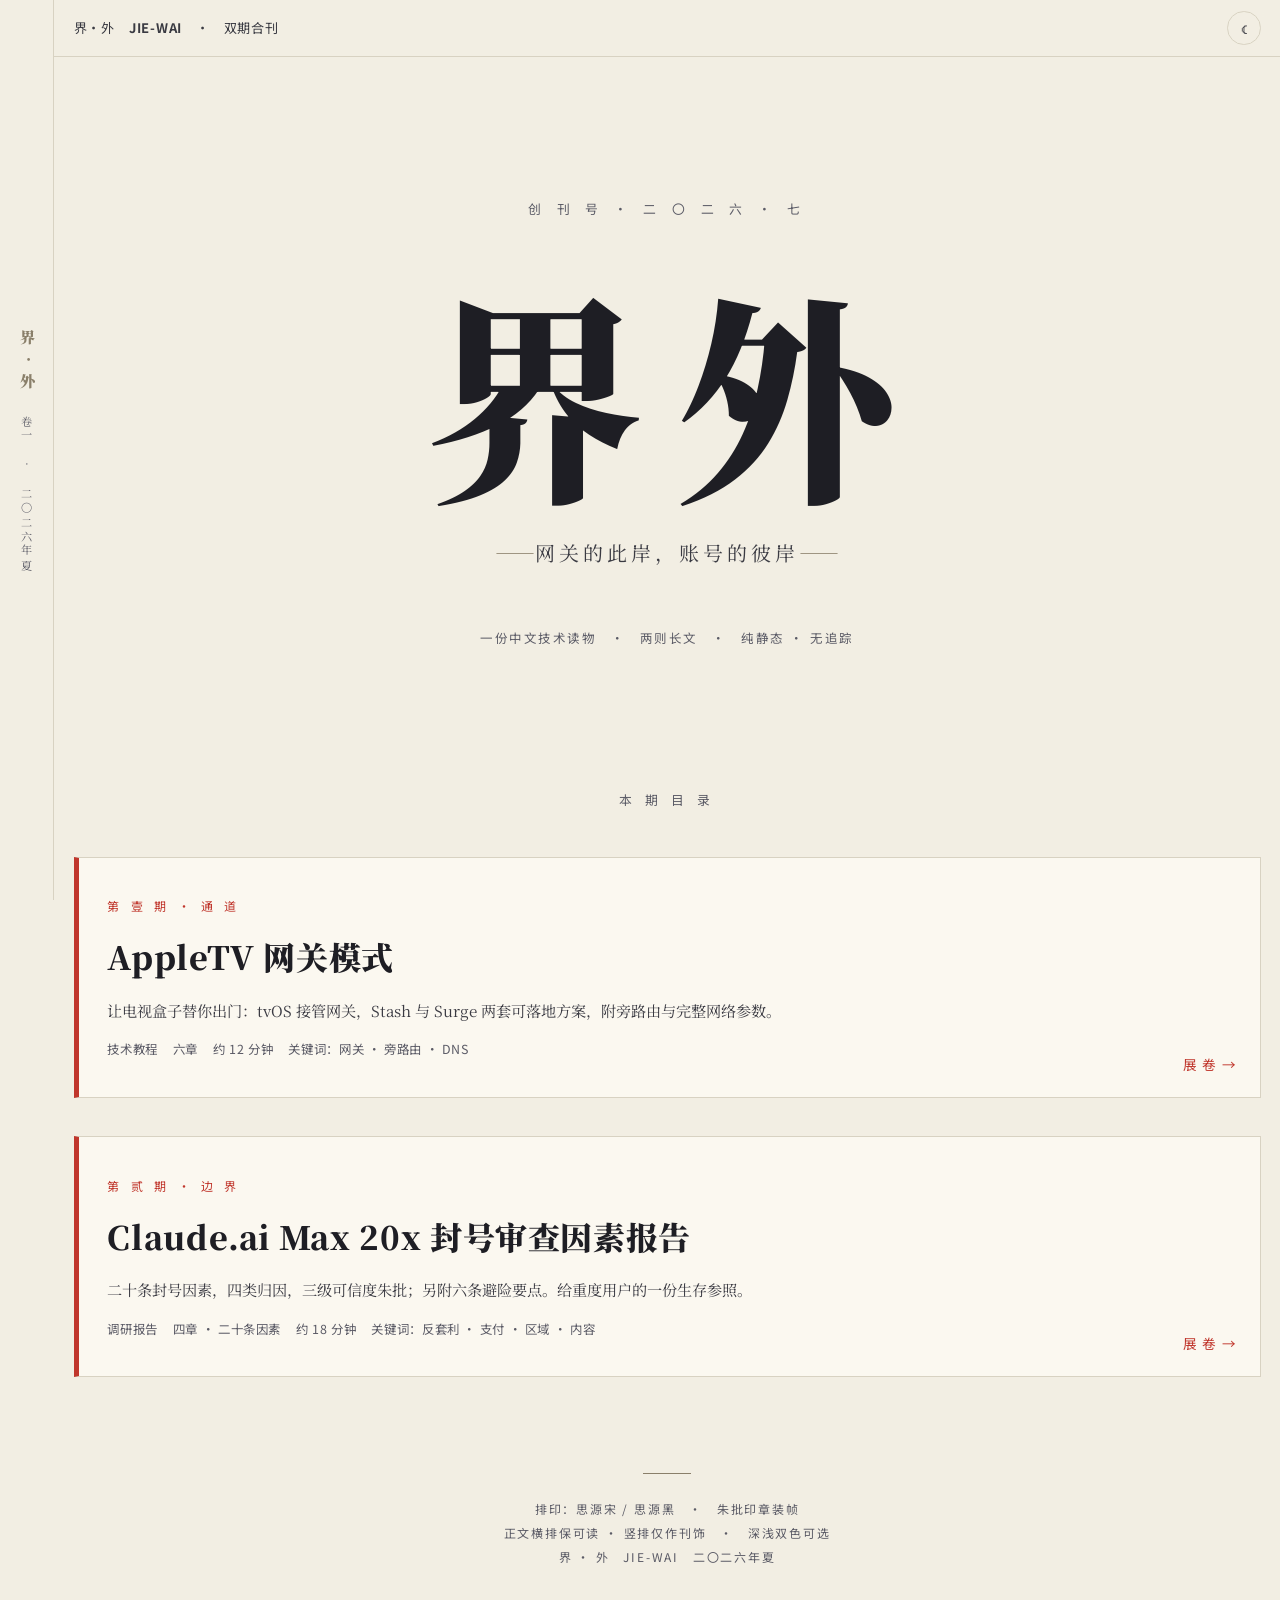
<file: index.html>
<!DOCTYPE html>
<html lang="zh-CN">
<head>
<meta charset="UTF-8">
<meta name="viewport" content="width=device-width, initial-scale=1">
<title>界·外 —— 双期合刊</title>
<meta name="description" content="一份双期合刊的中文技术读物：网关的此岸，账号的彼岸。">
<link rel="preconnect" href="https://fonts.googleapis.com">
<link rel="preconnect" href="https://fonts.gstatic.com" crossorigin>
<link href="https://fonts.googleapis.com/css2?family=Noto+Serif+SC:wght@400;600;700;900&family=Noto+Sans+SC:wght@400;500;700&display=swap" rel="stylesheet">
<link rel="stylesheet" href="mag.css">
</head>
<body>

<aside class="mast-rail" aria-hidden="true"><span>界·外</span><span class="vol">卷一 · 二〇二六年夏</span></aside>

<nav class="topbar" aria-label="顶栏">
  <span class="crumb">界·外　<b>JIE-WAI</b>　·　双期合刊</span>
  <span class="spacer"></span>
  <button class="themebtn" onclick="jwToggleTheme()" aria-label="切换深浅色">☾</button>
</nav>

<header class="cover">
  <p class="kicker">创 刊 号 · 二 〇 二 六 · 七</p>
  <h1 class="title" aria-label="界外"><span class="ch">界</span><span class="ch">外</span></h1>
  <p class="sub">网关的此岸，账号的彼岸</p>
  <p class="meta">一份中文技术读物　·　两则长文　·　纯静态 · 无追踪</p>
</header>

<main class="toc">
  <p class="toc-label">本 期 目 录</p>

  <a class="entry" href="appletv.html">
    <p class="iss">第 壹 期 · 通 道</p>
    <h2>AppleTV 网关模式</h2>
    <p class="lede">让电视盒子替你出门：tvOS 接管网关，Stash 与 Surge 两套可落地方案，附旁路由与完整网络参数。</p>
    <p class="meta"><span>技术教程</span><span>六章</span><span>约 12 分钟</span><span>关键词：网关 · 旁路由 · DNS</span></p>
    <span class="open">展 卷</span>
  </a>

  <a class="entry" href="report.html">
    <p class="iss">第 贰 期 · 边 界</p>
    <h2>Claude.ai Max 20x 封号审查因素报告</h2>
    <p class="lede">二十条封号因素，四类归因，三级可信度朱批；另附六条避险要点。给重度用户的一份生存参照。</p>
    <p class="meta"><span>调研报告</span><span>四章 · 二十条因素</span><span>约 18 分钟</span><span>关键词：反套利 · 支付 · 区域 · 内容</span></p>
    <span class="open">展 卷</span>
  </a>
</main>

<footer class="colophon">
  <hr class="rule">
  排印：思源宋 / 思源黑　·　朱批印章装帧<br>
  正文横排保可读 · 竖排仅作刊饰　·　深浅双色可选<br>
  界 · 外　JIE-WAI　二〇二六年夏
</footer>

<script src="mag.js"></script>
</body>
</html>
</file>
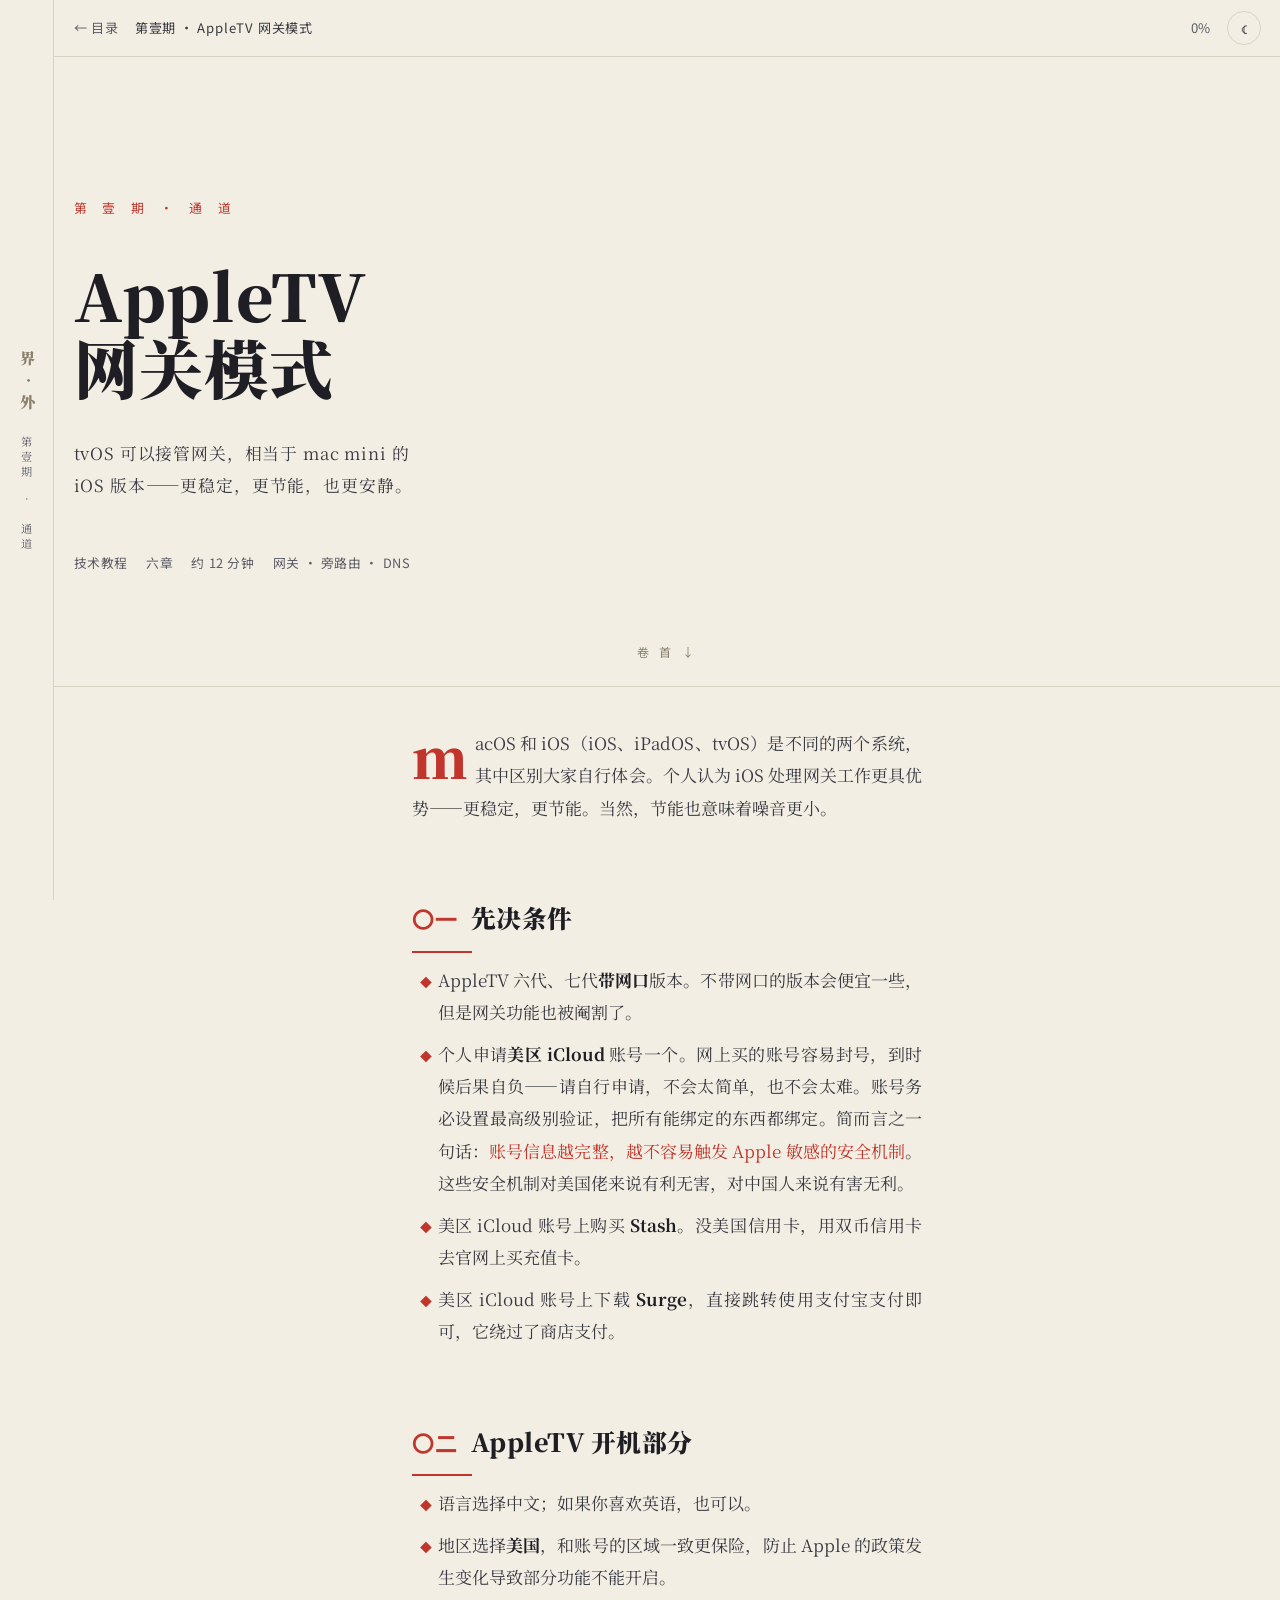
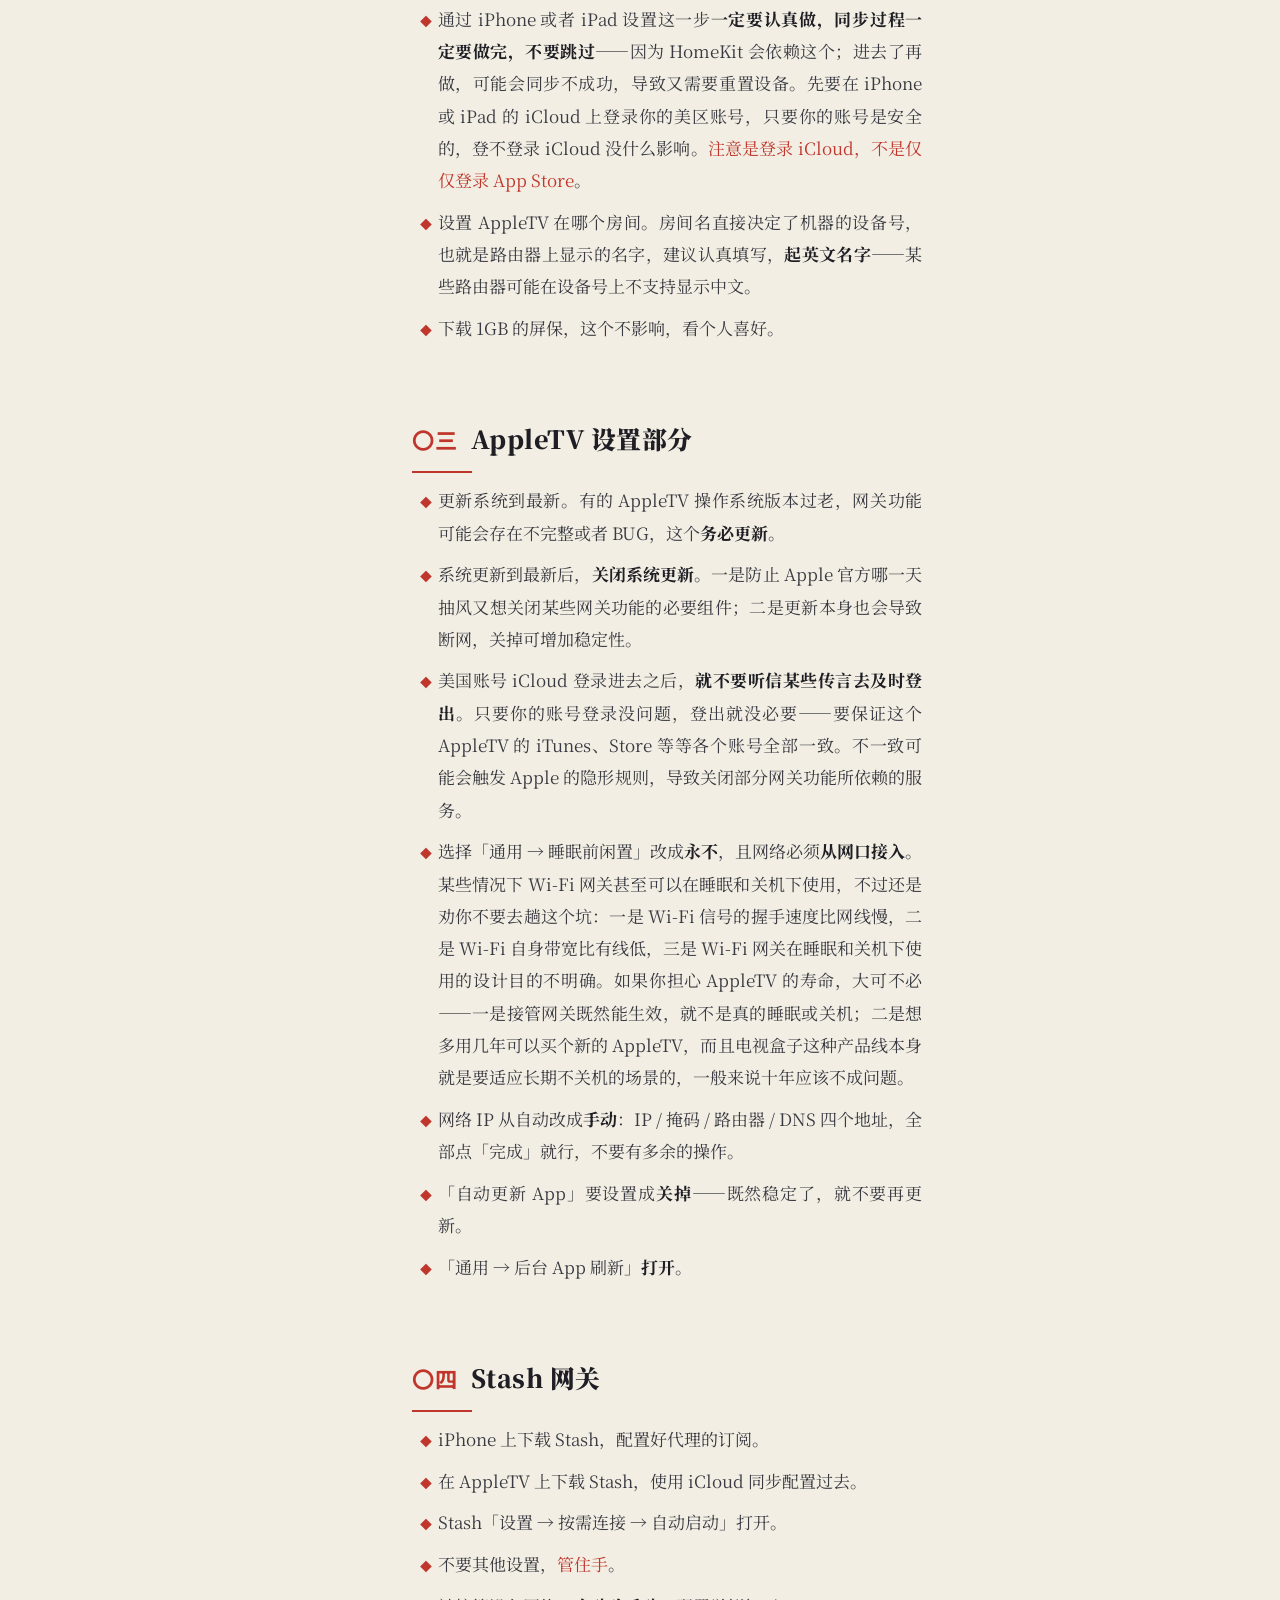
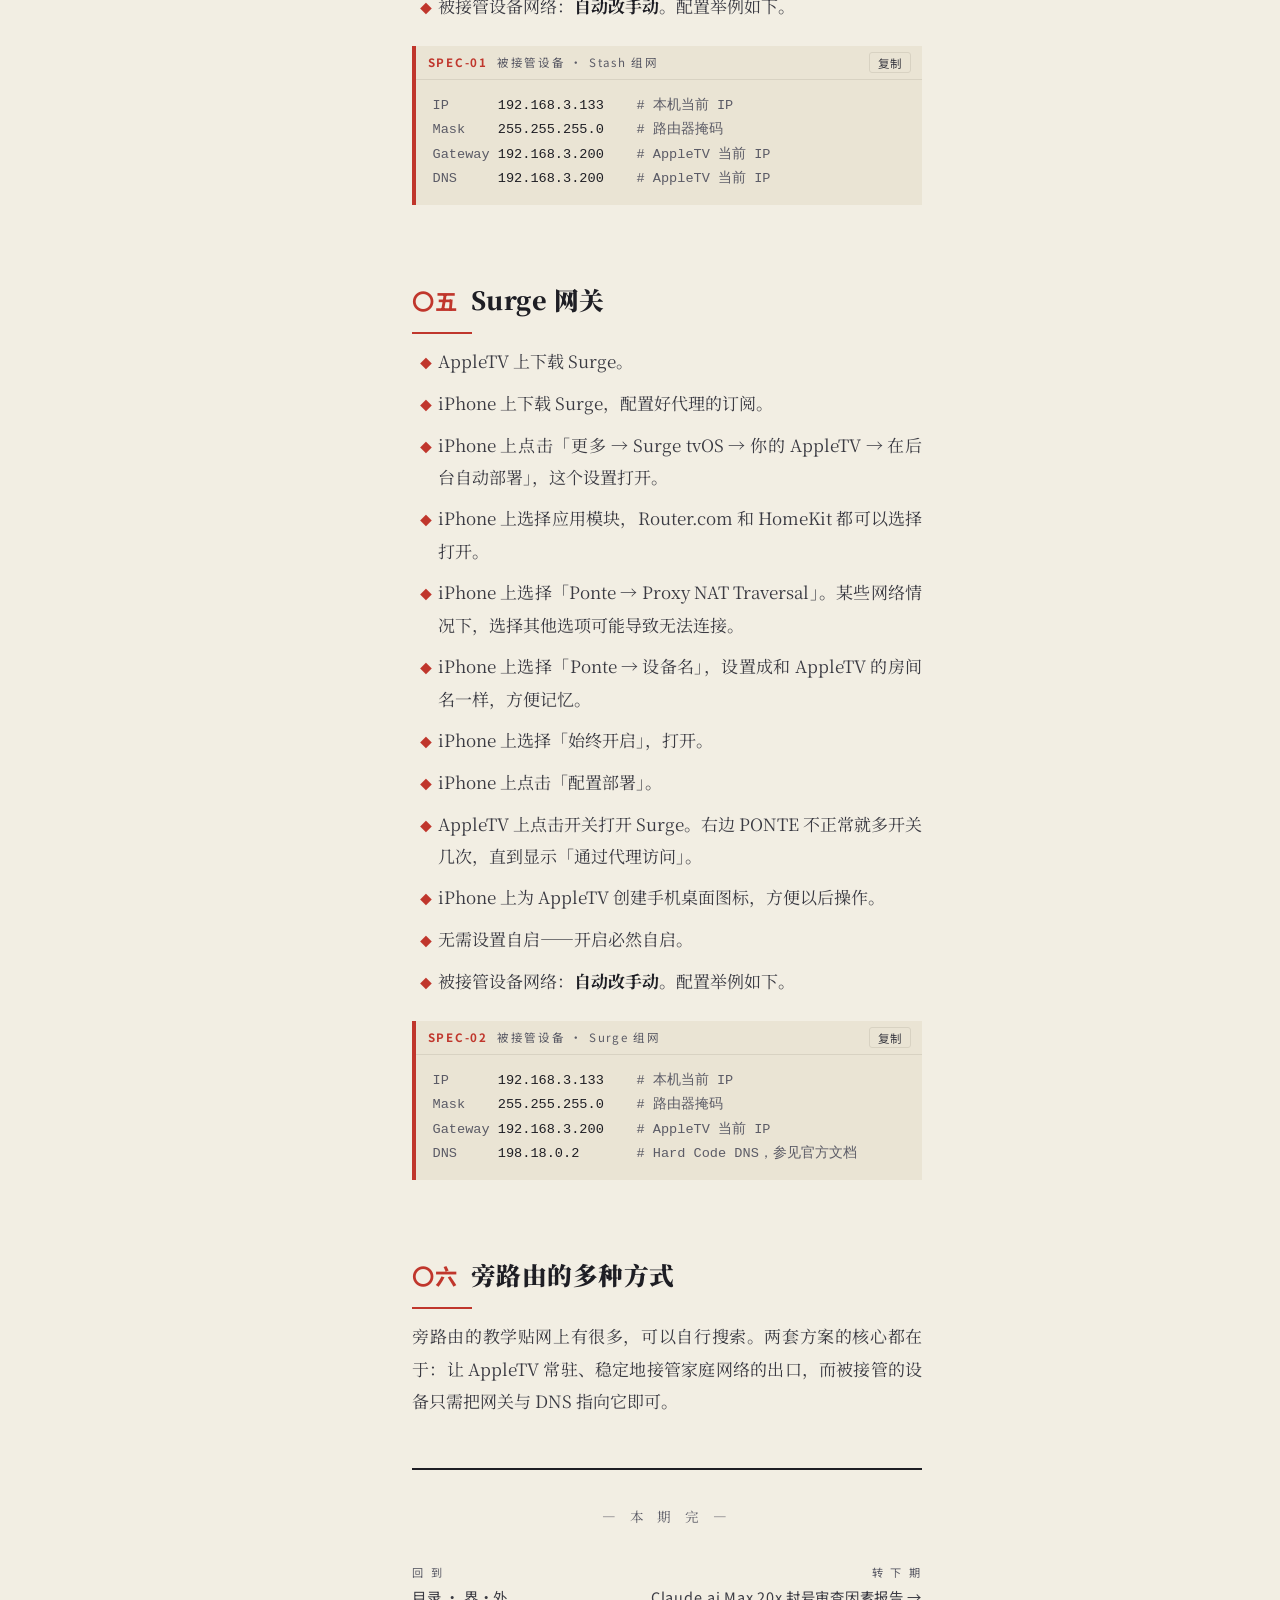
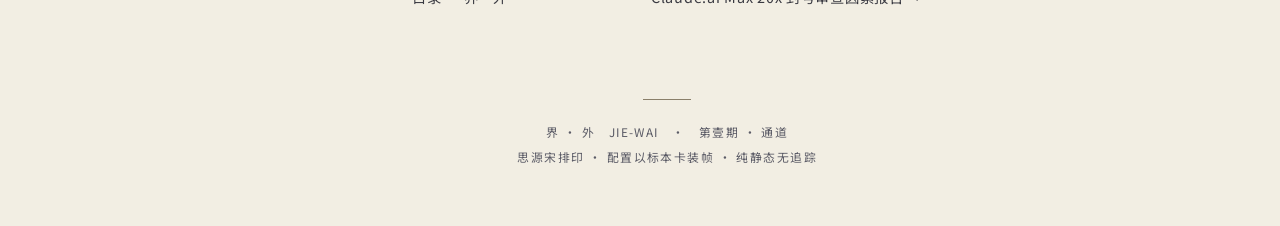
<file: appletv.html>
<!DOCTYPE html>
<html lang="zh-CN">
<head>
<meta charset="UTF-8">
<meta name="viewport" content="width=device-width, initial-scale=1">
<title>第壹期 · AppleTV 网关模式 —— 界·外</title>
<meta name="description" content="让 AppleTV 成为全家网关：Stash 与 Surge 两套配置全记录，含旁路由与完整网络参数。">
<link rel="preconnect" href="https://fonts.googleapis.com">
<link rel="preconnect" href="https://fonts.gstatic.com" crossorigin>
<link href="https://fonts.googleapis.com/css2?family=Noto+Serif+SC:wght@400;600;700;900&family=Noto+Sans+SC:wght@400;500;700&display=swap" rel="stylesheet">
<link rel="stylesheet" href="mag.css">
</head>
<body>

<div class="progress" aria-hidden="true"></div>
<aside class="mast-rail" aria-hidden="true"><span>界·外</span><span class="vol">第壹期 · 通道</span></aside>

<nav class="topbar" aria-label="顶栏">
  <a class="back" href="index.html">← 目录</a>
  <span class="crumb">第壹期 · AppleTV 网关模式</span>
  <span class="spacer"></span>
  <span class="pct">0%</span>
  <button class="themebtn" onclick="jwToggleTheme()" aria-label="切换深浅色">☾</button>
</nav>

<header class="issue-cover">
  <p class="no">第 壹 期 · 通 道</p>
  <h1>AppleTV<br>网关模式</h1>
  <p class="tiji">tvOS 可以接管网关，相当于 mac mini 的 iOS 版本——更稳定，更节能，也更安静。</p>
  <div class="tag-row">
    <span>技术教程</span><span>六章</span><span>约 12 分钟</span><span>网关 · 旁路由 · DNS</span>
  </div>
  <span class="scrollhint" aria-hidden="true">卷 首 ↓</span>
</header>

<main class="wrap prose dropcap">

<p>macOS 和 iOS（iOS、iPadOS、tvOS）是不同的两个系统，其中区别大家自行体会。个人认为 iOS 处理网关工作更具优势——更稳定，更节能。当然，节能也意味着噪音更小。</p>

<h2><span class="no">〇一</span>先决条件</h2>
<ul>
  <li>AppleTV 六代、七代<strong>带网口</strong>版本。不带网口的版本会便宜一些，但是网关功能也被阉割了。</li>
  <li>个人申请<strong>美区 iCloud</strong> 账号一个。网上买的账号容易封号，到时候后果自负——请自行申请，不会太简单，也不会太难。账号务必设置最高级别验证，把所有能绑定的东西都绑定。简而言之一句话：<em>账号信息越完整，越不容易触发 Apple 敏感的安全机制</em>。这些安全机制对美国佬来说有利无害，对中国人来说有害无利。</li>
  <li>美区 iCloud 账号上购买 <strong>Stash</strong>。没美国信用卡，用双币信用卡去官网上买充值卡。</li>
  <li>美区 iCloud 账号上下载 <strong>Surge</strong>，直接跳转使用支付宝支付即可，它绕过了商店支付。</li>
</ul>

<h2><span class="no">〇二</span>AppleTV 开机部分</h2>
<ul>
  <li>语言选择中文；如果你喜欢英语，也可以。</li>
  <li>地区选择<strong>美国</strong>，和账号的区域一致更保险，防止 Apple 的政策发生变化导致部分功能不能开启。</li>
  <li>通过 iPhone 或者 iPad 设置这一步<strong>一定要认真做，同步过程一定要做完，不要跳过</strong>——因为 HomeKit 会依赖这个；进去了再做，可能会同步不成功，导致又需要重置设备。先要在 iPhone 或 iPad 的 iCloud 上登录你的美区账号，只要你的账号是安全的，登不登录 iCloud 没什么影响。<em>注意是登录 iCloud，不是仅仅登录 App Store</em>。</li>
  <li>设置 AppleTV 在哪个房间。房间名直接决定了机器的设备号，也就是路由器上显示的名字，建议认真填写，<strong>起英文名字</strong>——某些路由器可能在设备号上不支持显示中文。</li>
  <li>下载 1GB 的屏保，这个不影响，看个人喜好。</li>
</ul>

<h2><span class="no">〇三</span>AppleTV 设置部分</h2>
<ul>
  <li>更新系统到最新。有的 AppleTV 操作系统版本过老，网关功能可能会存在不完整或者 BUG，这个<strong>务必更新</strong>。</li>
  <li>系统更新到最新后，<strong>关闭系统更新</strong>。一是防止 Apple 官方哪一天抽风又想关闭某些网关功能的必要组件；二是更新本身也会导致断网，关掉可增加稳定性。</li>
  <li>美国账号 iCloud 登录进去之后，<strong>就不要听信某些传言去及时登出</strong>。只要你的账号登录没问题，登出就没必要——要保证这个 AppleTV 的 iTunes、Store 等等各个账号全部一致。不一致可能会触发 Apple 的隐形规则，导致关闭部分网关功能所依赖的服务。</li>
  <li>选择「通用 → 睡眠前闲置」改成<strong>永不</strong>，且网络必须<strong>从网口接入</strong>。某些情况下 Wi-Fi 网关甚至可以在睡眠和关机下使用，不过还是劝你不要去趟这个坑：一是 Wi-Fi 信号的握手速度比网线慢，二是 Wi-Fi 自身带宽比有线低，三是 Wi-Fi 网关在睡眠和关机下使用的设计目的不明确。如果你担心 AppleTV 的寿命，大可不必——一是接管网关既然能生效，就不是真的睡眠或关机；二是想多用几年可以买个新的 AppleTV，而且电视盒子这种产品线本身就是要适应长期不关机的场景的，一般来说十年应该不成问题。</li>
  <li>网络 IP 从自动改成<strong>手动</strong>：IP / 掩码 / 路由器 / DNS 四个地址，全部点「完成」就行，不要有多余的操作。</li>
  <li>「自动更新 App」要设置成<strong>关掉</strong>——既然稳定了，就不要再更新。</li>
  <li>「通用 → 后台 App 刷新」<strong>打开</strong>。</li>
</ul>

<h2><span class="no">〇四</span>Stash 网关</h2>
<ul>
  <li>iPhone 上下载 Stash，配置好代理的订阅。</li>
  <li>在 AppleTV 上下载 Stash，使用 iCloud 同步配置过去。</li>
  <li>Stash「设置 → 按需连接 → 自动启动」打开。</li>
  <li>不要其他设置，<em>管住手</em>。</li>
  <li>被接管设备网络：<strong>自动改手动</strong>。配置举例如下。</li>
</ul>

<div class="paramcard">
  <div class="pc-head"><span class="spec">SPEC-01</span><span>被接管设备 · Stash 组网</span><button class="copybtn" type="button">复制</button></div>
  <pre><span class="k">IP      </span>192.168.3.133    <span class="k"># 本机当前 IP</span>
<span class="k">Mask    </span>255.255.255.0    <span class="k"># 路由器掩码</span>
<span class="k">Gateway </span>192.168.3.200    <span class="k"># AppleTV 当前 IP</span>
<span class="k">DNS     </span>192.168.3.200    <span class="k"># AppleTV 当前 IP</span></pre>
</div>

<h2><span class="no">〇五</span>Surge 网关</h2>
<ul>
  <li>AppleTV 上下载 Surge。</li>
  <li>iPhone 上下载 Surge，配置好代理的订阅。</li>
  <li>iPhone 上点击「更多 → Surge tvOS → 你的 AppleTV → 在后台自动部署」，这个设置打开。</li>
  <li>iPhone 上选择应用模块，Router.com 和 HomeKit 都可以选择打开。</li>
  <li>iPhone 上选择「Ponte → Proxy NAT Traversal」。某些网络情况下，选择其他选项可能导致无法连接。</li>
  <li>iPhone 上选择「Ponte → 设备名」，设置成和 AppleTV 的房间名一样，方便记忆。</li>
  <li>iPhone 上选择「始终开启」，打开。</li>
  <li>iPhone 上点击「配置部署」。</li>
  <li>AppleTV 上点击开关打开 Surge。右边 PONTE 不正常就多开关几次，直到显示「通过代理访问」。</li>
  <li>iPhone 上为 AppleTV 创建手机桌面图标，方便以后操作。</li>
  <li>无需设置自启——开启必然自启。</li>
  <li>被接管设备网络：<strong>自动改手动</strong>。配置举例如下。</li>
</ul>

<div class="paramcard">
  <div class="pc-head"><span class="spec">SPEC-02</span><span>被接管设备 · Surge 组网</span><button class="copybtn" type="button">复制</button></div>
  <pre><span class="k">IP      </span>192.168.3.133    <span class="k"># 本机当前 IP</span>
<span class="k">Mask    </span>255.255.255.0    <span class="k"># 路由器掩码</span>
<span class="k">Gateway </span>192.168.3.200    <span class="k"># AppleTV 当前 IP</span>
<span class="k">DNS     </span>198.18.0.2       <span class="k"># Hard Code DNS，参见官方文档</span></pre>
</div>

<h2><span class="no">〇六</span>旁路由的多种方式</h2>
<p>旁路由的教学贴网上有很多，可以自行搜索。两套方案的核心都在于：让 AppleTV 常驻、稳定地接管家庭网络的出口，而被接管的设备只需把网关与 DNS 指向它即可。</p>

<nav class="endnav" aria-label="篇末导航">
  <p class="fin">— 本 期 完 —</p>
  <div class="row">
    <a href="index.html"><span class="lbl">回 到</span>目录 · 界·外</a>
    <a href="report.html" style="text-align:right"><span class="lbl">转 下 期</span>Claude.ai Max 20x 封号审查因素报告 →</a>
  </div>
</nav>
</main>

<footer class="pagefoot">
  <hr class="rule">
  界 · 外　JIE-WAI　·　第壹期 · 通道<br>
  思源宋排印 · 配置以标本卡装帧 · 纯静态无追踪
</footer>

<script src="mag.js"></script>
</body>
</html>
</file>
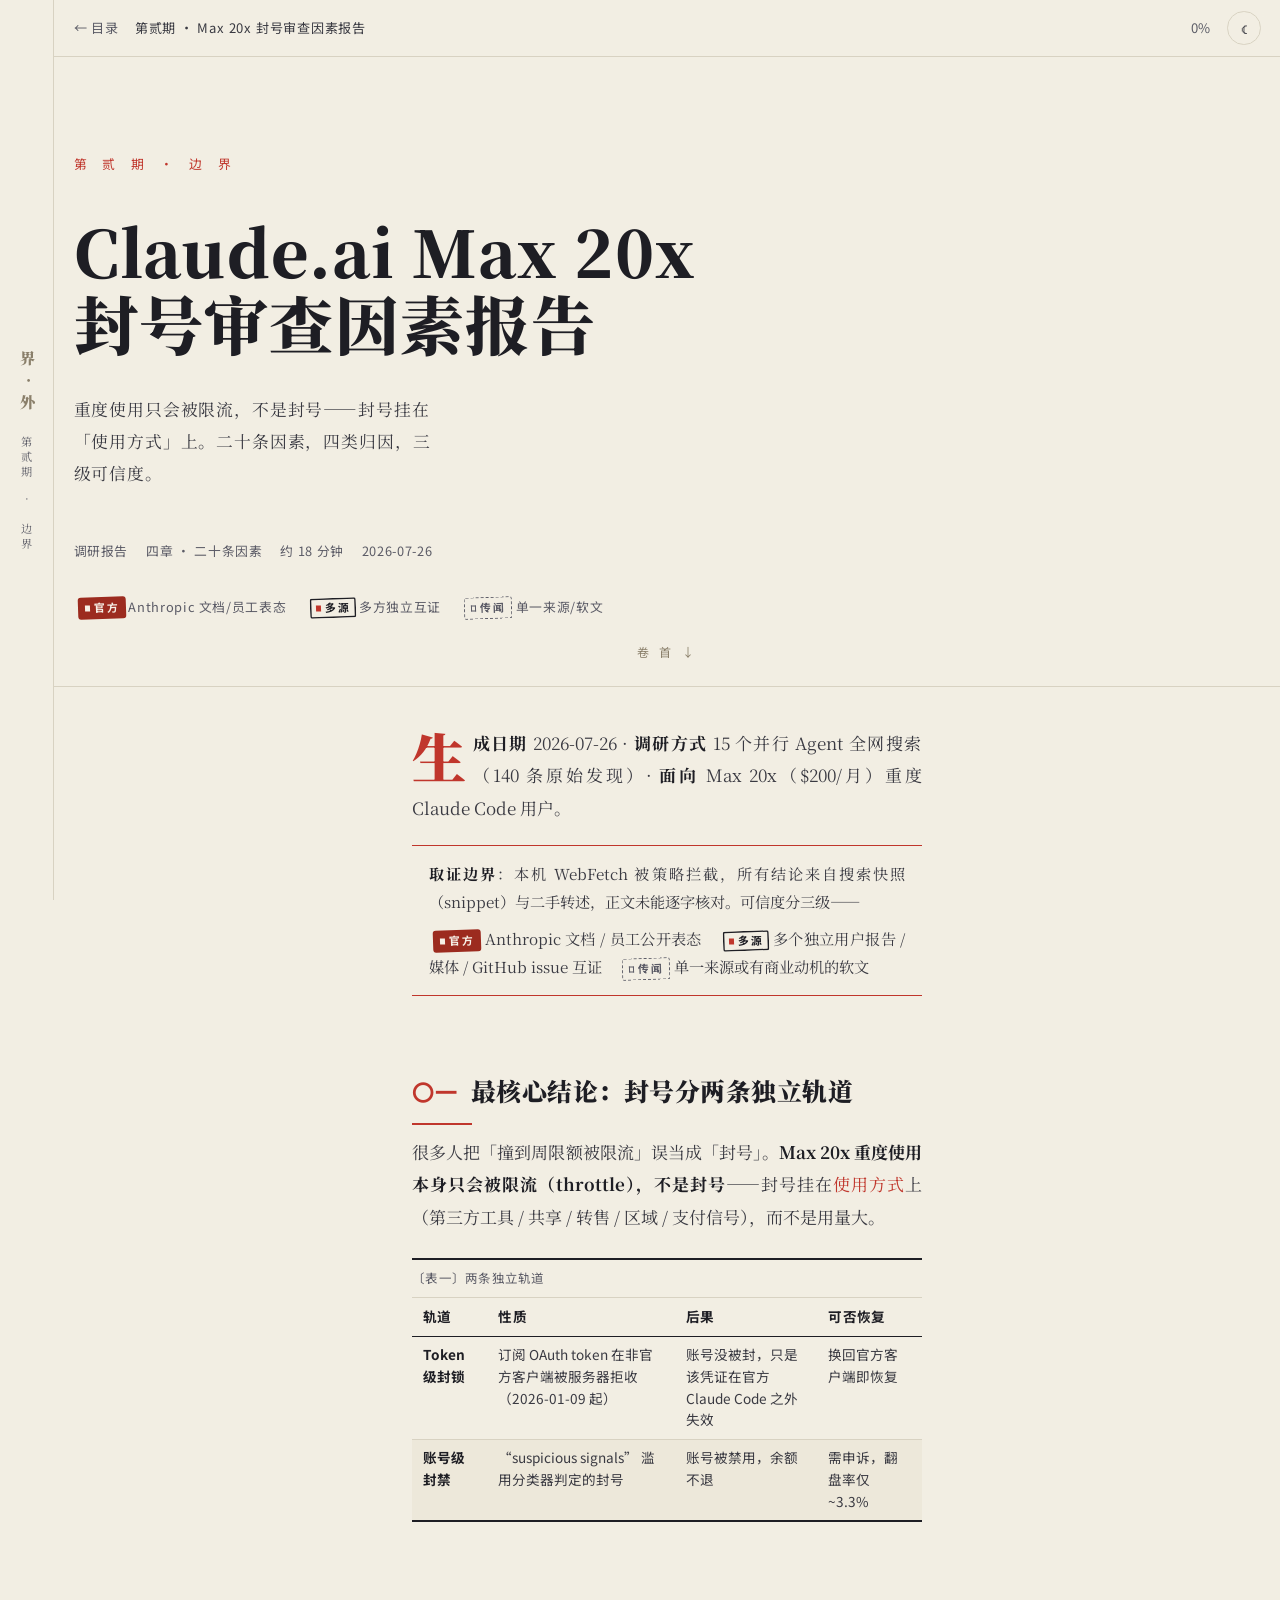
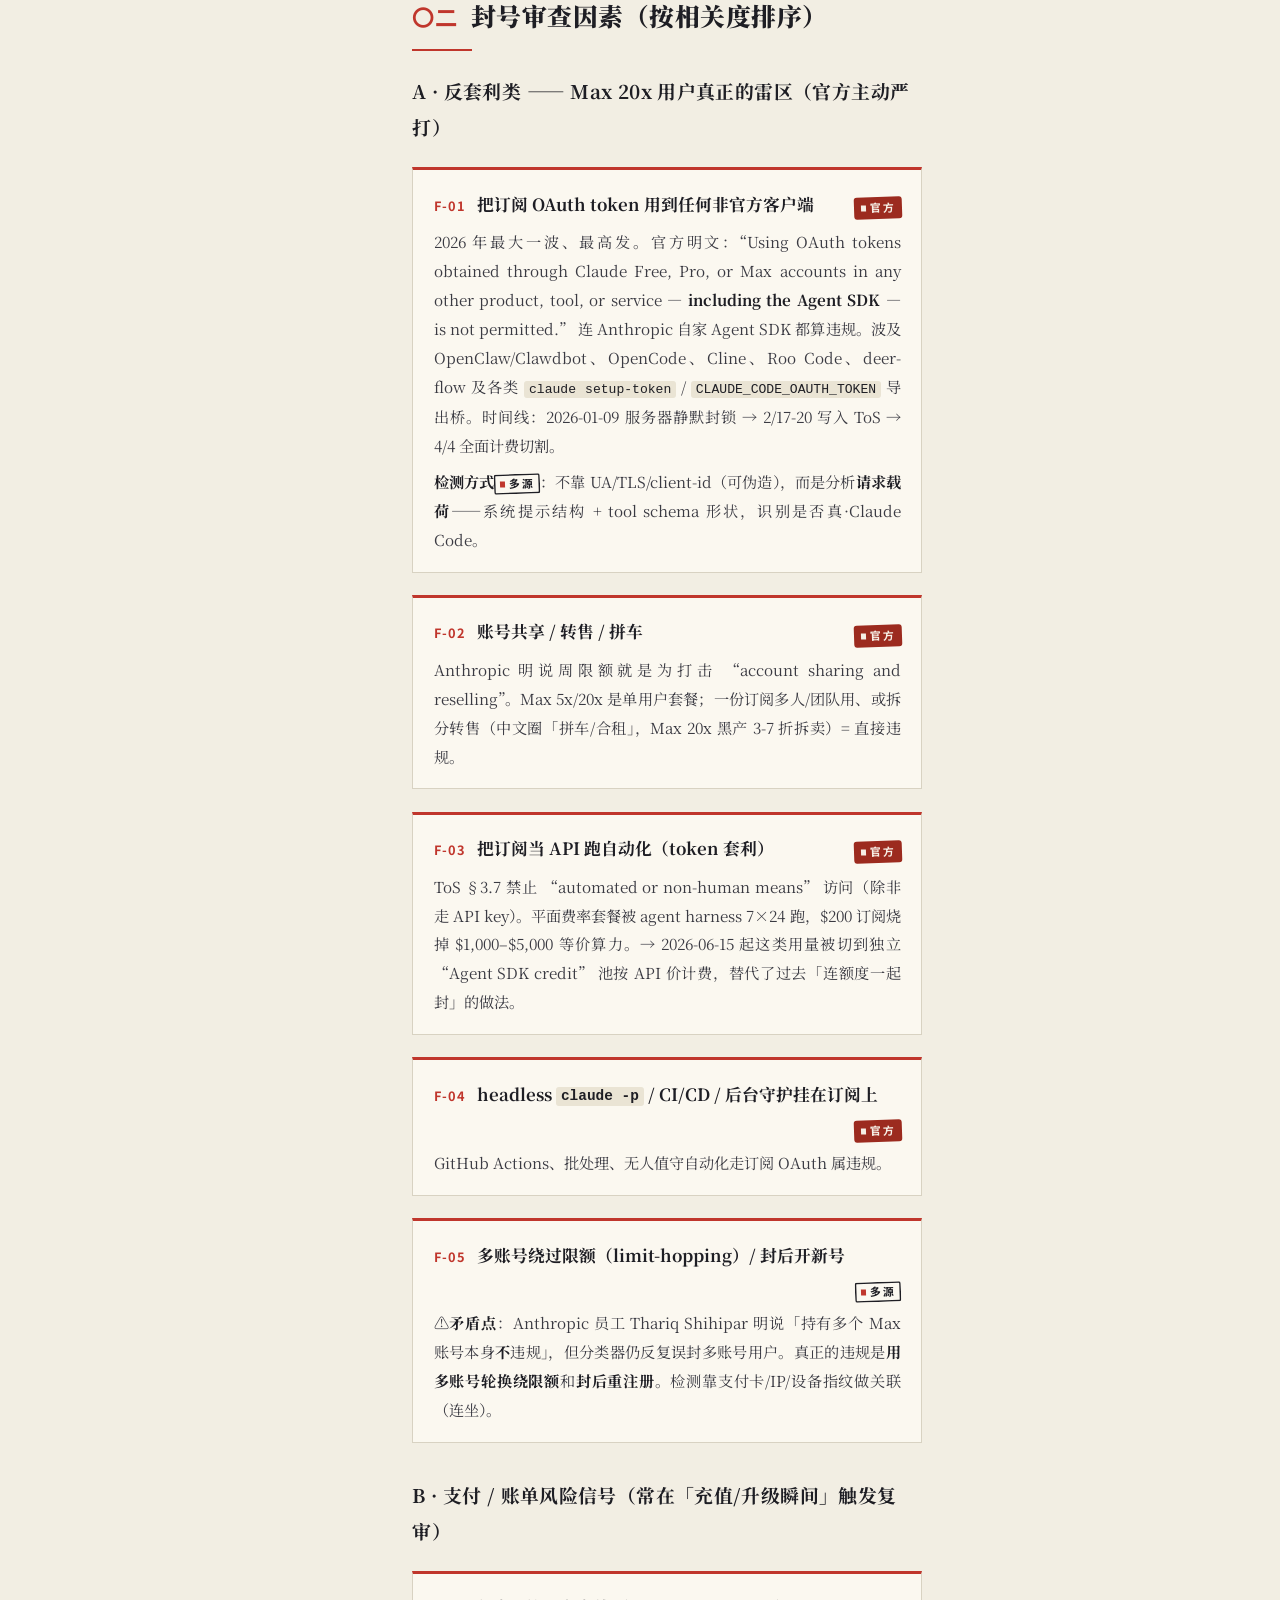
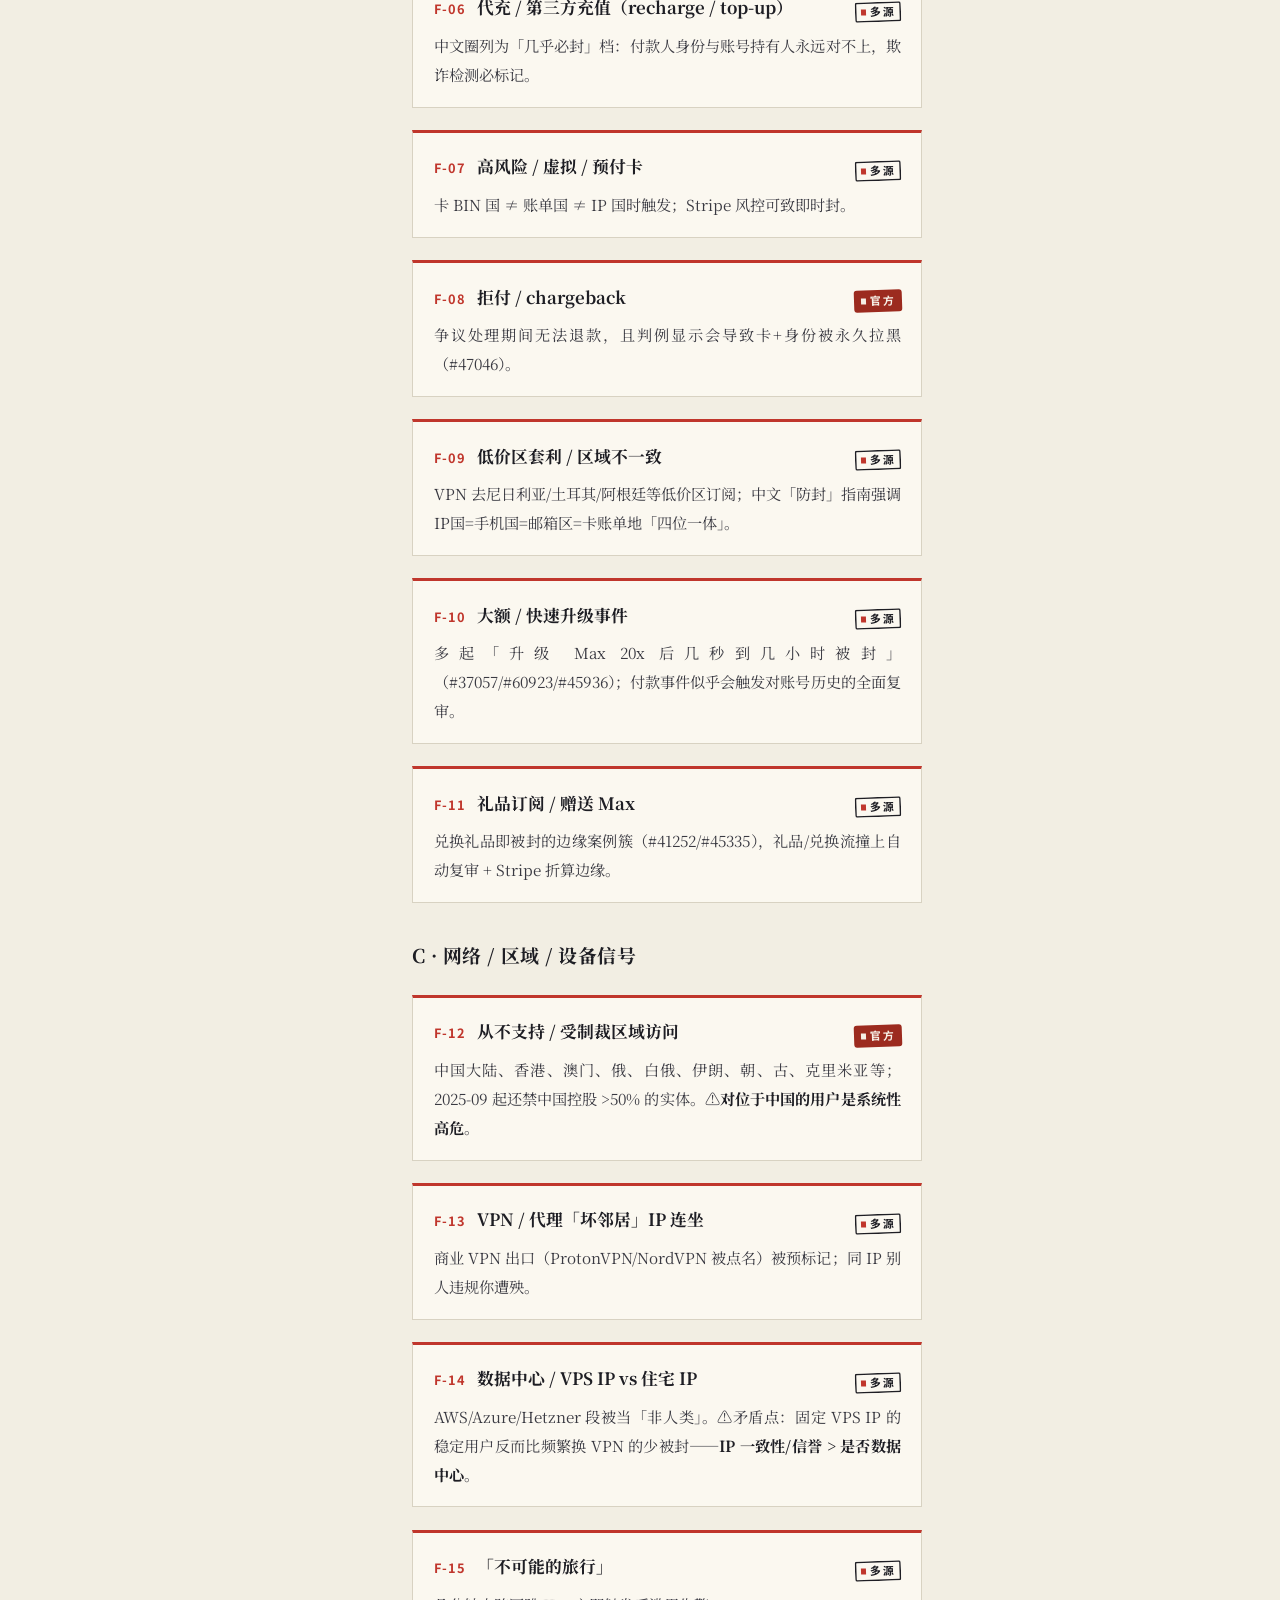
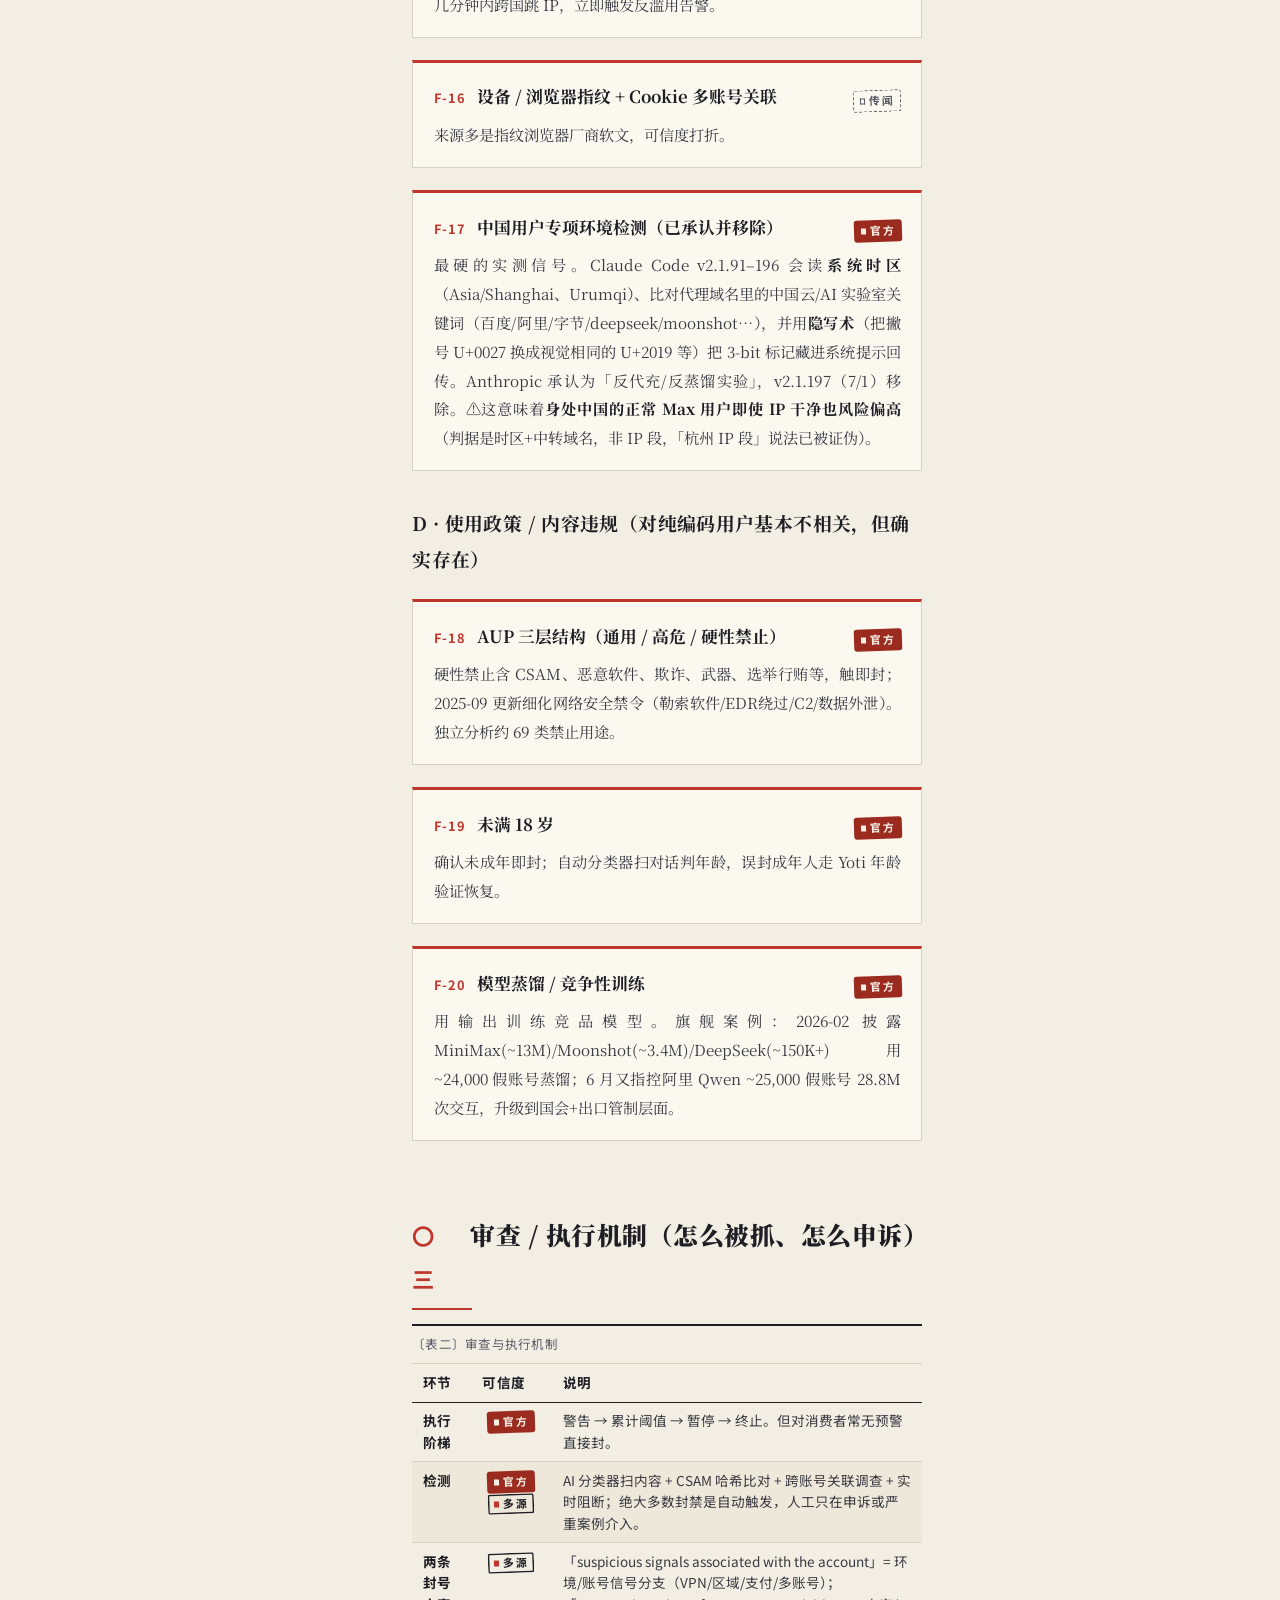
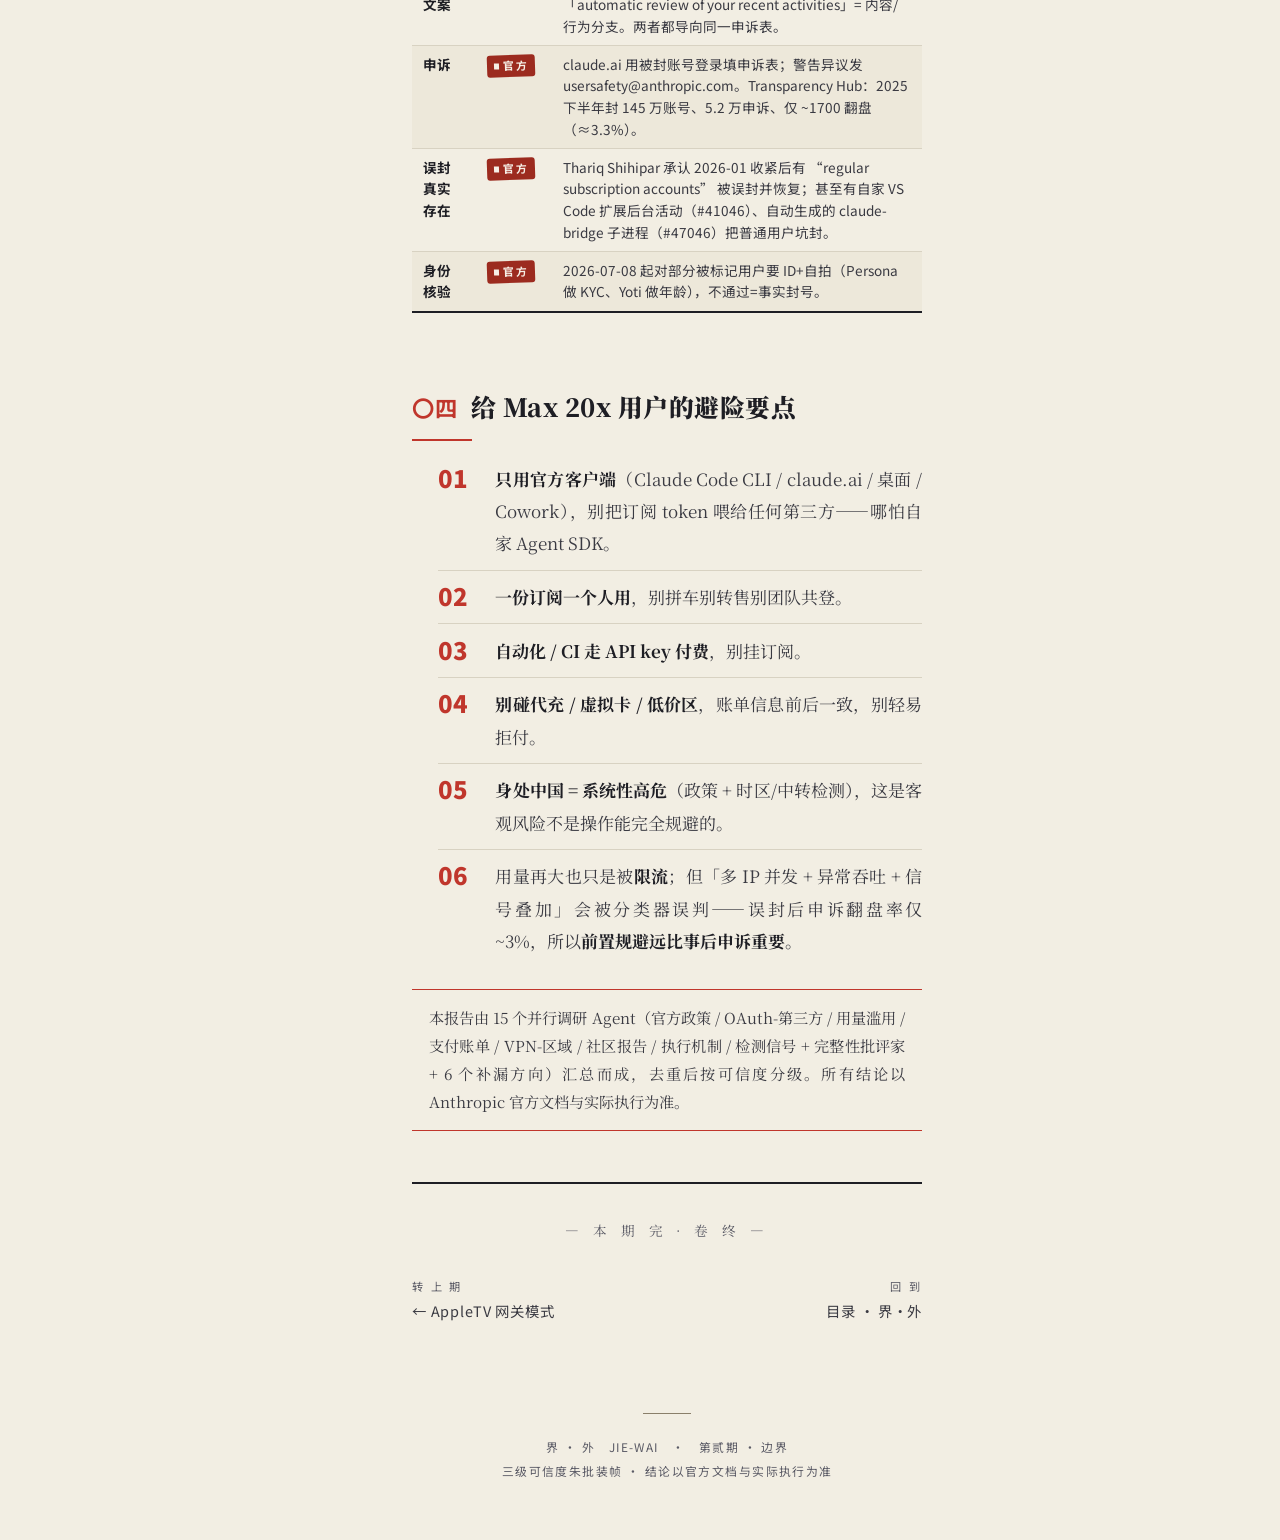
<file: report.html>
<!DOCTYPE html>
<html lang="zh-CN">
<head>
<meta charset="UTF-8">
<meta name="viewport" content="width=device-width, initial-scale=1">
<title>第贰期 · Claude.ai Max 20x 封号审查因素报告 —— 界·外</title>
<meta name="description" content="二十条封号因素，四类归因，三级可信度朱批；另附六条避险要点。">
<link rel="preconnect" href="https://fonts.googleapis.com">
<link rel="preconnect" href="https://fonts.gstatic.com" crossorigin>
<link href="https://fonts.googleapis.com/css2?family=Noto+Serif+SC:wght@400;600;700;900&family=Noto+Sans+SC:wght@400;500;700&display=swap" rel="stylesheet">
<link rel="stylesheet" href="mag.css">
</head>
<body>

<div class="progress" aria-hidden="true"></div>
<aside class="mast-rail" aria-hidden="true"><span>界·外</span><span class="vol">第贰期 · 边界</span></aside>

<nav class="topbar" aria-label="顶栏">
  <a class="back" href="index.html">← 目录</a>
  <span class="crumb">第贰期 · Max 20x 封号审查因素报告</span>
  <span class="spacer"></span>
  <span class="pct">0%</span>
  <button class="themebtn" onclick="jwToggleTheme()" aria-label="切换深浅色">☾</button>
</nav>

<header class="issue-cover">
  <p class="no">第 贰 期 · 边 界</p>
  <h1>Claude.ai Max 20x<br>封号审查因素报告</h1>
  <p class="tiji">重度使用只会被限流，不是封号——封号挂在「使用方式」上。二十条因素，四类归因，三级可信度。</p>
  <div class="tag-row">
    <span>调研报告</span><span>四章 · 二十条因素</span><span>约 18 分钟</span><span>2026-07-26</span>
  </div>
  <div class="tag-row" role="doc-tip" aria-label="可信度图例">
    <span><span class="seal s-official">官方</span> Anthropic 文档/员工表态</span>
    <span><span class="seal s-multi">多源</span> 多方独立互证</span>
    <span><span class="seal s-rumor">传闻</span> 单一来源/软文</span>
  </div>
  <span class="scrollhint" aria-hidden="true">卷 首 ↓</span>
</header>

<main class="wrap prose dropcap">

<p><strong>生成日期</strong> 2026-07-26 · <strong>调研方式</strong> 15 个并行 Agent 全网搜索（140 条原始发现）· <strong>面向</strong> Max 20x（$200/月）重度 Claude Code 用户。</p>

<blockquote>
<p><strong>取证边界</strong>：本机 WebFetch 被策略拦截，所有结论来自搜索快照（snippet）与二手转述，正文未能逐字核对。可信度分三级——</p>
<p><span class="seal s-official">官方</span> Anthropic 文档 / 员工公开表态　<span class="seal s-multi">多源</span> 多个独立用户报告 / 媒体 / GitHub issue 互证　<span class="seal s-rumor">传闻</span> 单一来源或有商业动机的软文</p>
</blockquote>

<h2><span class="no">〇一</span>最核心结论：封号分两条独立轨道</h2>
<p>很多人把「撞到周限额被限流」误当成「封号」。<strong>Max 20x 重度使用本身只会被限流（throttle），不是封号</strong>——封号挂在<em>使用方式</em>上（第三方工具 / 共享 / 转售 / 区域 / 支付信号），而不是用量大。</p>

<div class="tablewrap">
  <span class="cap">〔表一〕两条独立轨道</span>
  <table>
    <thead><tr><th>轨道</th><th>性质</th><th>后果</th><th>可否恢复</th></tr></thead>
    <tbody>
      <tr><td><strong>Token 级封锁</strong></td><td>订阅 OAuth token 在非官方客户端被服务器拒收（2026-01-09 起）</td><td>账号没被封，只是该凭证在官方 Claude Code 之外失效</td><td>换回官方客户端即恢复</td></tr>
      <tr><td><strong>账号级封禁</strong></td><td>“suspicious signals” 滥用分类器判定的封号</td><td>账号被禁用，余额不退</td><td>需申诉，翻盘率仅 ~3.3%</td></tr>
    </tbody>
  </table>
</div>

<h2><span class="no">〇二</span>封号审查因素（按相关度排序）</h2>

<h3>A · 反套利类 —— Max 20x 用户真正的雷区（官方主动严打）</h3>

<div class="factor">
  <div class="fhead"><span class="fnum">F-01</span><span class="ftitle">把订阅 OAuth token 用到任何非官方客户端</span><span class="seal s-official">官方</span></div>
  <p>2026 年最大一波、最高发。官方明文：“Using OAuth tokens obtained through Claude Free, Pro, or Max accounts in any other product, tool, or service — <strong>including the Agent SDK</strong> — is not permitted.” 连 Anthropic 自家 Agent SDK 都算违规。波及 OpenClaw/Clawdbot、OpenCode、Cline、Roo Code、deer-flow 及各类 <code>claude setup-token</code> / <code>CLAUDE_CODE_OAUTH_TOKEN</code> 导出桥。时间线：2026-01-09 服务器静默封锁 → 2/17-20 写入 ToS → 4/4 全面计费切割。</p>
  <p><strong>检测方式</strong><span class="seal s-multi">多源</span>：不靠 UA/TLS/client-id（可伪造），而是分析<strong>请求载荷</strong>——系统提示结构 + tool schema 形状，识别是否真·Claude Code。</p>
</div>

<div class="factor">
  <div class="fhead"><span class="fnum">F-02</span><span class="ftitle">账号共享 / 转售 / 拼车</span><span class="seal s-official">官方</span></div>
  <p>Anthropic 明说周限额就是为打击 “account sharing and reselling”。Max 5x/20x 是单用户套餐；一份订阅多人/团队用、或拆分转售（中文圈「拼车/合租」，Max 20x 黑产 3-7 折拆卖）= 直接违规。</p>
</div>

<div class="factor">
  <div class="fhead"><span class="fnum">F-03</span><span class="ftitle">把订阅当 API 跑自动化（token 套利）</span><span class="seal s-official">官方</span></div>
  <p>ToS §3.7 禁止 “automated or non-human means” 访问（除非走 API key）。平面费率套餐被 agent harness 7×24 跑，$200 订阅烧掉 $1,000–$5,000 等价算力。→ 2026-06-15 起这类用量被切到独立 “Agent SDK credit” 池按 API 价计费，替代了过去「连额度一起封」的做法。</p>
</div>

<div class="factor">
  <div class="fhead"><span class="fnum">F-04</span><span class="ftitle">headless <code>claude -p</code> / CI/CD / 后台守护挂在订阅上</span><span class="seal s-official">官方</span></div>
  <p>GitHub Actions、批处理、无人值守自动化走订阅 OAuth 属违规。</p>
</div>

<div class="factor">
  <div class="fhead"><span class="fnum">F-05</span><span class="ftitle">多账号绕过限额（limit-hopping）/ 封后开新号</span><span class="seal s-multi">多源</span></div>
  <p>⚠️<strong>矛盾点</strong>：Anthropic 员工 Thariq Shihipar 明说「持有多个 Max 账号本身<strong>不</strong>违规」，但分类器仍反复误封多账号用户。真正的违规是<strong>用多账号轮换绕限额</strong>和<strong>封后重注册</strong>。检测靠支付卡/IP/设备指纹做关联（连坐）。</p>
</div>

<h3>B · 支付 / 账单风险信号（常在「充值/升级瞬间」触发复审）</h3>

<div class="factor">
  <div class="fhead"><span class="fnum">F-06</span><span class="ftitle">代充 / 第三方充值（recharge / top-up）</span><span class="seal s-multi">多源</span></div>
  <p>中文圈列为「几乎必封」档：付款人身份与账号持有人永远对不上，欺诈检测必标记。</p>
</div>
<div class="factor">
  <div class="fhead"><span class="fnum">F-07</span><span class="ftitle">高风险 / 虚拟 / 预付卡</span><span class="seal s-multi">多源</span></div>
  <p>卡 BIN 国 ≠ 账单国 ≠ IP 国时触发；Stripe 风控可致即时封。</p>
</div>
<div class="factor">
  <div class="fhead"><span class="fnum">F-08</span><span class="ftitle">拒付 / chargeback</span><span class="seal s-official">官方</span></div>
  <p>争议处理期间无法退款，且判例显示会导致卡+身份被永久拉黑（#47046）。</p>
</div>
<div class="factor">
  <div class="fhead"><span class="fnum">F-09</span><span class="ftitle">低价区套利 / 区域不一致</span><span class="seal s-multi">多源</span></div>
  <p>VPN 去尼日利亚/土耳其/阿根廷等低价区订阅；中文「防封」指南强调 IP国=手机国=邮箱区=卡账单地「四位一体」。</p>
</div>
<div class="factor">
  <div class="fhead"><span class="fnum">F-10</span><span class="ftitle">大额 / 快速升级事件</span><span class="seal s-multi">多源</span></div>
  <p>多起「升级 Max 20x 后几秒到几小时被封」（#37057/#60923/#45936）；付款事件似乎会触发对账号历史的全面复审。</p>
</div>
<div class="factor">
  <div class="fhead"><span class="fnum">F-11</span><span class="ftitle">礼品订阅 / 赠送 Max</span><span class="seal s-multi">多源</span></div>
  <p>兑换礼品即被封的边缘案例簇（#41252/#45335），礼品/兑换流撞上自动复审 + Stripe 折算边缘。</p>
</div>

<h3>C · 网络 / 区域 / 设备信号</h3>

<div class="factor">
  <div class="fhead"><span class="fnum">F-12</span><span class="ftitle">从不支持 / 受制裁区域访问</span><span class="seal s-official">官方</span></div>
  <p>中国大陆、香港、澳门、俄、白俄、伊朗、朝、古、克里米亚等；2025-09 起还禁中国控股 &gt;50% 的实体。⚠️<strong>对位于中国的用户是系统性高危</strong>。</p>
</div>
<div class="factor">
  <div class="fhead"><span class="fnum">F-13</span><span class="ftitle">VPN / 代理「坏邻居」IP 连坐</span><span class="seal s-multi">多源</span></div>
  <p>商业 VPN 出口（ProtonVPN/NordVPN 被点名）被预标记；同 IP 别人违规你遭殃。</p>
</div>
<div class="factor">
  <div class="fhead"><span class="fnum">F-14</span><span class="ftitle">数据中心 / VPS IP vs 住宅 IP</span><span class="seal s-multi">多源</span></div>
  <p>AWS/Azure/Hetzner 段被当「非人类」。⚠️矛盾点：固定 VPS IP 的稳定用户反而比频繁换 VPN 的少被封——<strong>IP 一致性/信誉 &gt; 是否数据中心</strong>。</p>
</div>
<div class="factor">
  <div class="fhead"><span class="fnum">F-15</span><span class="ftitle">「不可能的旅行」</span><span class="seal s-multi">多源</span></div>
  <p>几分钟内跨国跳 IP，立即触发反滥用告警。</p>
</div>
<div class="factor">
  <div class="fhead"><span class="fnum">F-16</span><span class="ftitle">设备 / 浏览器指纹 + Cookie 多账号关联</span><span class="seal s-rumor">传闻</span></div>
  <p>来源多是指纹浏览器厂商软文，可信度打折。</p>
</div>
<div class="factor">
  <div class="fhead"><span class="fnum">F-17</span><span class="ftitle">中国用户专项环境检测（已承认并移除）</span><span class="seal s-official">官方</span></div>
  <p>最硬的实测信号。Claude Code v2.1.91–196 会读<strong>系统时区</strong>（Asia/Shanghai、Urumqi）、比对代理域名里的中国云/AI 实验室关键词（百度/阿里/字节/deepseek/moonshot…），并用<strong>隐写术</strong>（把撇号 U+0027 换成视觉相同的 U+2019 等）把 3-bit 标记藏进系统提示回传。Anthropic 承认为「反代充/反蒸馏实验」，v2.1.197（7/1）移除。⚠️这意味着<strong>身处中国的正常 Max 用户即使 IP 干净也风险偏高</strong>（判据是时区+中转域名，非 IP 段，「杭州 IP 段」说法已被证伪）。</p>
</div>

<h3>D · 使用政策 / 内容违规（对纯编码用户基本不相关，但确实存在）</h3>

<div class="factor">
  <div class="fhead"><span class="fnum">F-18</span><span class="ftitle">AUP 三层结构（通用 / 高危 / 硬性禁止）</span><span class="seal s-official">官方</span></div>
  <p>硬性禁止含 CSAM、恶意软件、欺诈、武器、选举行贿等，触即封；2025-09 更新细化网络安全禁令（勒索软件/EDR绕过/C2/数据外泄）。独立分析约 69 类禁止用途。</p>
</div>
<div class="factor">
  <div class="fhead"><span class="fnum">F-19</span><span class="ftitle">未满 18 岁</span><span class="seal s-official">官方</span></div>
  <p>确认未成年即封；自动分类器扫对话判年龄，误封成年人走 Yoti 年龄验证恢复。</p>
</div>
<div class="factor">
  <div class="fhead"><span class="fnum">F-20</span><span class="ftitle">模型蒸馏 / 竞争性训练</span><span class="seal s-official">官方</span></div>
  <p>用输出训练竞品模型。旗舰案例：2026-02 披露 MiniMax(~13M)/Moonshot(~3.4M)/DeepSeek(~150K+) 用 ~24,000 假账号蒸馏；6 月又指控阿里 Qwen ~25,000 假账号 28.8M 次交互，升级到国会+出口管制层面。</p>
</div>

<h2><span class="no">〇三</span>审查 / 执行机制（怎么被抓、怎么申诉）</h2>

<div class="tablewrap">
  <span class="cap">〔表二〕审查与执行机制</span>
  <table>
    <thead><tr><th>环节</th><th>可信度</th><th>说明</th></tr></thead>
    <tbody>
      <tr><td><strong>执行阶梯</strong></td><td><span class="seal s-official">官方</span></td><td>警告 → 累计阈值 → 暂停 → 终止。但对消费者常无预警直接封。</td></tr>
      <tr><td><strong>检测</strong></td><td><span class="seal s-official">官方</span><span class="seal s-multi">多源</span></td><td>AI 分类器扫内容 + CSAM 哈希比对 + 跨账号关联调查 + 实时阻断；绝大多数封禁是自动触发，人工只在申诉或严重案例介入。</td></tr>
      <tr><td><strong>两条封号文案</strong></td><td><span class="seal s-multi">多源</span></td><td>「suspicious signals associated with the account」= 环境/账号信号分支（VPN/区域/支付/多账号）；「automatic review of your recent activities」= 内容/行为分支。两者都导向同一申诉表。</td></tr>
      <tr><td><strong>申诉</strong></td><td><span class="seal s-official">官方</span></td><td>claude.ai 用被封账号登录填申诉表；警告异议发 usersafety@anthropic.com。Transparency Hub：2025 下半年封 145 万账号、5.2 万申诉、仅 ~1700 翻盘（≈3.3%）。</td></tr>
      <tr><td><strong>误封真实存在</strong></td><td><span class="seal s-official">官方</span></td><td>Thariq Shihipar 承认 2026-01 收紧后有 “regular subscription accounts” 被误封并恢复；甚至有自家 VS Code 扩展后台活动（#41046）、自动生成的 claude-bridge 子进程（#47046）把普通用户坑封。</td></tr>
      <tr><td><strong>身份核验</strong></td><td><span class="seal s-official">官方</span></td><td>2026-07-08 起对部分被标记用户要 ID+自拍（Persona 做 KYC、Yoti 做年龄），不通过=事实封号。</td></tr>
    </tbody>
  </table>
</div>

<h2><span class="no">〇四</span>给 Max 20x 用户的避险要点</h2>
<ol class="avoid">
  <li><strong>只用官方客户端</strong>（Claude Code CLI / claude.ai / 桌面 / Cowork），别把订阅 token 喂给任何第三方——哪怕自家 Agent SDK。</li>
  <li><strong>一份订阅一个人用</strong>，别拼车别转售别团队共登。</li>
  <li><strong>自动化 / CI 走 API key 付费</strong>，别挂订阅。</li>
  <li><strong>别碰代充 / 虚拟卡 / 低价区</strong>，账单信息前后一致，别轻易拒付。</li>
  <li><strong>身处中国 = 系统性高危</strong>（政策 + 时区/中转检测），这是客观风险不是操作能完全规避的。</li>
  <li>用量再大也只是被<strong>限流</strong>；但「多 IP 并发 + 异常吞吐 + 信号叠加」会被分类器误判——误封后申诉翻盘率仅 ~3%，所以<strong>前置规避远比事后申诉重要</strong>。</li>
</ol>

<blockquote>
<p>本报告由 15 个并行调研 Agent（官方政策 / OAuth-第三方 / 用量滥用 / 支付账单 / VPN-区域 / 社区报告 / 执行机制 / 检测信号 + 完整性批评家 + 6 个补漏方向）汇总而成，去重后按可信度分级。所有结论以 Anthropic 官方文档与实际执行为准。</p>
</blockquote>

<nav class="endnav" aria-label="篇末导航">
  <p class="fin">— 本 期 完 · 卷 终 —</p>
  <div class="row">
    <a href="appletv.html"><span class="lbl">转 上 期</span>← AppleTV 网关模式</a>
    <a href="index.html" style="text-align:right"><span class="lbl">回 到</span>目录 · 界·外</a>
  </div>
</nav>
</main>

<footer class="pagefoot">
  <hr class="rule">
  界 · 外　JIE-WAI　·　第贰期 · 边界<br>
  三级可信度朱批装帧 · 结论以官方文档与实际执行为准
</footer>

<script src="mag.js"></script>
</body>
</html>
</file>
<file: mag.css>
/* ============================================================
   界·外 JIE-WAI —— 双期合刊 · 杂志级中文阅读站
   设计系统：浅色(宣纸)为主 + 独立校准暗色(玄墨)，朱批印章为签名。
   可读性为最高优先级：思源宋正文 / 28-30字行长 / 行高1.9 / 两端对齐。
   ============================================================ */

/* ---------- 设计令牌 ---------- */
:root{
  /* 浅色（主模式） */
  --bg:            #F2EEE3;  /* 宣纸 / 月白 */
  --bg-deep:       #EAE4D4;  /* 代码卡 / 抬升面 */
  --ink:           #1E1E24;  /* 玄墨 正文 */
  --ink-soft:      #3A3A42;  /* 段落次级墨 */
  --cinnabar:      #C0362C;  /* 朱砂 唯一强调 */
  --cinnabar-deep: #9c2b1f;  /* 印章实底 */
  --dai:           #5B5B66;  /* 黛灰 次级 */
  --stone:         #8A7F6A;  /* 赭石灰 线 */
  --line:          #D8D2C2;  /* 发丝线 */
  --card:          #FBF8F0;  /* 目录卡纸面 */
  --verdigris:     #4E6B4A;  /* 铜绿（仅官方章辅助） */

  --font-serif:"Noto Serif SC","Source Han Serif SC","思源宋体","Songti SC","STSong","STZhongsong","SimSun","NSimSun",serif;
  --font-sans:"Noto Sans SC","PingFang SC","Hiragino Sans GB","Source Han Sans SC","Microsoft YaHei","微软雅黑",sans-serif;
  --font-mono:ui-monospace,"SF Mono","Cascadia Code",Consolas,"JetBrains Mono","Courier New",monospace;

  --measure:30em;   /* 正文版心：中文 28–30 字甜点 */
  --lh-body:1.9;
}
/* 暗色（独立校准，非简单反色）；加权压过 :root */
html[data-theme="dark"] body{
  --bg:            #17181C;
  --bg-deep:       #201f24;
  --ink:           #E8E4D8;
  --ink-soft:      #C4BFB2;
  --cinnabar:      #D5493C;  /* 朱砂提亮 */
  --cinnabar-deep: #b23a2e;
  --dai:           #9a94a6;
  --stone:         #565060;
  --line:          #34323c;
  --card:          #1f1e24;
  --verdigris:     #7E9B76;
}

/* ---------- 基础 ---------- */
*,*::before,*::after{box-sizing:border-box}
html{scroll-behavior:smooth}
@media (prefers-reduced-motion:reduce){
  html{scroll-behavior:auto}
  *,*::before,*::after{animation-duration:.01ms!important;animation-iteration-count:1!important;transition-duration:.01ms!important}
}
body{
  margin:0;
  background:var(--bg);
  color:var(--ink);
  font-family:var(--font-serif);
  font-size:17px;
  line-height:var(--lh-body);
  -webkit-font-smoothing:antialiased;
  text-rendering:optimizeLegibility;
}
img{max-width:100%}
a{color:inherit}
:focus-visible{outline:2px solid var(--cinnabar);outline-offset:2px;border-radius:2px}

/* ---------- 页顶：进度线 + 顶栏 ---------- */
.progress{position:fixed;top:0;left:0;height:3px;width:100%;background:var(--cinnabar);
  transform:scaleX(0);transform-origin:0 50%;z-index:60}
.topbar{
  position:sticky;top:0;z-index:50;
  display:flex;align-items:center;gap:1rem;
  padding:.7rem 1.2rem;
  background:color-mix(in srgb,var(--bg) 88%,rgb(0 0 0/0));
  backdrop-filter:blur(8px);-webkit-backdrop-filter:blur(8px);
  border-bottom:1px solid var(--line);
  font-family:var(--font-sans);font-size:.82rem;letter-spacing:.06em;
}
.topbar a{text-decoration:none}
.topbar .back{color:var(--dai)}
.topbar .back:hover{color:var(--cinnabar)}
.topbar .crumb{color:var(--ink-soft);white-space:nowrap;overflow:hidden;text-overflow:ellipsis}
.topbar .spacer{flex:1}
.topbar .pct{color:var(--dai);font-variant-numeric:tabular-nums;min-width:3em;text-align:right}
.themebtn{
  border:1px solid var(--line);background:transparent;color:var(--ink-soft);
  font-family:var(--font-sans);font-size:.85rem;cursor:pointer;
  width:2.1rem;height:2.1rem;border-radius:50%;display:grid;place-items:center;
}
.themebtn:hover{border-color:var(--cinnabar);color:var(--cinnabar)}

/* ---------- 刊物骨架：竖排刊名边栏（仅桌面、短装饰文本） ---------- */
.mast-rail{
  display:none;
  position:fixed;left:0;top:0;bottom:0;width:3.4rem;z-index:40;
  writing-mode:vertical-rl;text-orientation:upright;
  font-family:var(--font-serif);font-weight:900;letter-spacing:.5em;
  color:var(--stone);font-size:.95rem;
  align-items:center;justify-content:center;gap:1.2rem;
  border-right:1px solid var(--line);background:var(--bg);
  padding:2rem 0;
}
.mast-rail .vol{font-weight:400;font-size:.7rem;color:var(--dai);letter-spacing:.3em}
@media(min-width:1200px){.mast-rail{display:flex}}
@media(min-width:1200px){body{padding-left:3.4rem}}

/* ---------- 版心容器 ---------- */
.wrap{max-width:var(--measure);margin:0 auto;padding:0 1.2rem}

/* ============================================================
   首页（目录）
   ============================================================ */
.cover{min-height:78vh;display:flex;flex-direction:column;justify-content:center;
  padding:4rem 1.2rem 2rem;text-align:center}
.cover .kicker{font-family:var(--font-sans);font-size:.8rem;letter-spacing:.5em;
  color:var(--dai);text-transform:uppercase}
.cover .title{
  font-weight:900;line-height:1.04;margin:.2em 0 .1em;
  font-size:clamp(4.5rem,17vw,15rem);letter-spacing:.06em;
  display:flex;justify-content:center;gap:.08em;
}
.cover .title .ch{display:inline-block}
.cover .sub{font-size:clamp(.95rem,2.4vw,1.25rem);color:var(--ink-soft);
  letter-spacing:.2em;margin-top:.4em}
.cover .sub::before,.cover .sub::after{content:"——";color:var(--stone);letter-spacing:0}
.cover .meta{margin-top:2.2rem;font-family:var(--font-sans);font-size:.78rem;
  color:var(--dai);letter-spacing:.2em}

.toc{padding:1rem 1.2rem 4rem;display:flex;flex-direction:column;gap:2.4rem}
.toc-label{font-family:var(--font-sans);font-size:.8rem;letter-spacing:.4em;
  color:var(--dai);text-align:center;margin-bottom:.4rem}
.entry{
  display:block;text-decoration:none;background:var(--card);
  border:1px solid var(--line);border-left:5px solid var(--cinnabar);
  padding:1.6rem 1.8rem 1.4rem;position:relative;
  transition:border-color .2s ease,transform .2s ease;
}
.entry:hover{border-left-color:var(--cinnabar-deep);transform:translateX(4px)}
.entry .iss{font-family:var(--font-sans);font-size:.75rem;letter-spacing:.35em;
  color:var(--cinnabar);margin-bottom:.5rem}
.entry h2{font-size:clamp(1.4rem,3.4vw,2rem);font-weight:900;margin:.1em 0 .3em;letter-spacing:.02em}
.entry .lede{color:var(--ink-soft);font-size:.95rem;margin:0 0 .9rem;line-height:1.8}
.entry .meta{display:flex;flex-wrap:wrap;gap:.4em 1.2em;font-family:var(--font-sans);
  font-size:.78rem;color:var(--dai);letter-spacing:.05em}
.entry .open{position:absolute;right:1.4rem;bottom:1.2rem;font-family:var(--font-sans);
  font-size:.85rem;color:var(--cinnabar);letter-spacing:.1em}
.entry .open::after{content:" →";transition:margin .2s ease}
.entry:hover .open::after{margin-left:.3em}

.colophon{padding:2rem 1.2rem 4rem;text-align:center;font-family:var(--font-sans);
  font-size:.75rem;color:var(--dai);letter-spacing:.15em;line-height:2}
.colophon .rule{width:3rem;border:none;border-top:1px solid var(--stone);margin:0 auto 1.4rem}

/* ============================================================
   阅读页
   ============================================================ */
/* 期封面 */
.issue-cover{min-height:70vh;display:flex;flex-direction:column;justify-content:center;
  padding:4rem 1.2rem 3rem;border-bottom:1px solid var(--line);position:relative}
.issue-cover .no{font-family:var(--font-sans);font-size:.8rem;letter-spacing:.5em;color:var(--cinnabar)}
.issue-cover h1{font-size:clamp(2.2rem,6vw,4rem);font-weight:900;line-height:1.12;
  letter-spacing:.02em;margin:.4em 0 .3em}
.issue-cover .tiji{color:var(--ink-soft);font-size:1.05rem;letter-spacing:.05em;max-width:22em}
.issue-cover .tag-row{margin-top:2rem;display:flex;flex-wrap:wrap;gap:.5em 1.4em;
  font-family:var(--font-sans);font-size:.8rem;color:var(--dai);letter-spacing:.05em}
.issue-cover .scrollhint{position:absolute;bottom:1.4rem;left:50%;transform:translateX(-50%);
  font-family:var(--font-sans);font-size:.75rem;color:var(--stone);letter-spacing:.3em;animation:bob 2.2s ease-in-out infinite}
@keyframes bob{0%,100%{transform:translate(-50%,0)}50%{transform:translate(-50%,6px)}}

/* 正文流 */
.prose{padding:2.5rem 0 3rem}
.prose p{
  margin:0 0 1.2em;color:var(--ink-soft);
  text-align:justify;text-justify:inter-ideograph;
  hanging-punctuation:first allow-end;
}
.prose strong{color:var(--ink);font-weight:700}
.prose em{font-style:normal;color:var(--cinnabar)}
.prose a{color:var(--ink);text-decoration:underline;text-decoration-color:var(--stone);
  text-underline-offset:3px}
.prose a:hover{color:var(--cinnabar);text-decoration-color:var(--cinnabar)}

/* 首字下沉（每篇首段，一次性杂志信号；窄屏关） */
.dropcap>p:first-of-type::first-letter{
  float:left;font-weight:900;color:var(--cinnabar);
  font-size:3.2em;line-height:.95;padding:.06em .12em 0 0;
}

/* 章节 */
.prose h2{
  font-size:1.55rem;font-weight:900;letter-spacing:.02em;
  margin:2.2em 0 .9em;padding-top:1rem;position:relative;
  display:flex;align-items:baseline;gap:.5em;
}
.prose h2 .no{font-family:var(--font-sans);font-weight:700;color:var(--cinnabar);
  font-size:.9em;letter-spacing:.05em}
.prose h2::after{content:"";position:absolute;left:0;bottom:-.45em;height:2px;width:2.4em;
  background:var(--cinnabar);transform:scaleX(0);transform-origin:0 50%;transition:transform .5s ease}
.prose h2.inview::after{transform:scaleX(1)}
.prose h3{font-size:1.18rem;font-weight:700;margin:1.8em 0 .7em;letter-spacing:.02em}
.prose h4{font-size:1.02rem;font-weight:700;margin:1.5em 0 .5em}

/* 列表 */
.prose ul,.prose ol{margin:0 0 1.3em;padding-left:1.5em;color:var(--ink-soft)}
.prose li{margin-bottom:.55em;text-align:justify;text-justify:inter-ideograph}
.prose li::marker{color:var(--cinnabar);font-weight:700}
.prose ul li::marker{content:"◆  ";font-size:.7em}

/* 引用 / 批注折页 */
.prose blockquote{
  margin:1.4em 0;padding:.9em 1.1em;color:var(--ink-soft);
  border-top:1px solid var(--cinnabar);border-bottom:1px solid var(--cinnabar);
  background:transparent;font-size:.95rem;line-height:1.85;
}
.prose blockquote p{margin:0 0 .6em}
.prose blockquote p:last-child{margin-bottom:0}

/* 行内代码 */
.prose code{font-family:var(--font-mono);font-size:.86em;background:var(--bg-deep);
  padding:.1em .35em;border-radius:3px;color:var(--ink)}

/* 配置 / 参数卡（AppleTV 的 IP/Mask/Gateway/DNS） */
.paramcard{
  margin:1.4em 0;background:var(--bg-deep);border-left:4px solid var(--cinnabar);
  overflow:hidden;
}
.paramcard .pc-head{
  display:flex;align-items:center;gap:.8em;
  padding:.5em 1em;border-bottom:1px solid var(--line);
  font-family:var(--font-sans);font-size:.72rem;letter-spacing:.15em;color:var(--dai);
}
.paramcard .pc-head .spec{color:var(--cinnabar);font-weight:700}
.paramcard .pc-head .copybtn{
  margin-left:auto;border:1px solid var(--line);background:transparent;color:var(--ink-soft);
  font-family:var(--font-sans);font-size:.72rem;cursor:pointer;padding:.15em .7em;border-radius:3px;
}
.paramcard .pc-head .copybtn:hover{border-color:var(--cinnabar);color:var(--cinnabar)}
.paramcard pre{margin:0;padding:1em 1.2em;overflow-x:auto;font-family:var(--font-mono);
  font-size:.85rem;line-height:1.8;color:var(--ink)}
.paramcard pre .k{color:var(--dai)}

/* 表格（出版物三线表，横滑不缩字号） */
.tablewrap{overflow-x:auto;margin:1.5em 0;border-top:2px solid var(--ink);
  border-bottom:2px solid var(--ink)}
.tablewrap .cap{display:block;font-family:var(--font-sans);font-size:.78rem;color:var(--dai);
  letter-spacing:.1em;padding:.5em 0;border-bottom:1px solid var(--line);white-space:nowrap}
.prose table{border-collapse:collapse;width:100%;min-width:34em;
  font-family:var(--font-sans);font-size:.85rem;line-height:1.6}
.prose thead th{
  text-align:left;font-weight:700;color:var(--ink);padding:.6em .8em;
  border-bottom:1.5px solid var(--ink);white-space:nowrap;letter-spacing:.03em;
}
.prose tbody td{padding:.55em .8em;border-bottom:1px solid var(--line);
  color:var(--ink-soft);vertical-align:top}
.prose tbody tr:nth-child(even){background:color-mix(in srgb,var(--bg-deep) 55%,rgb(0 0 0/0))}
.prose tbody tr:last-child td{border-bottom:none}

/* ---------- 朱批印章（可信度三级）—— 签名元素 ---------- */
.seal{
  display:inline-flex;align-items:center;gap:.35em;
  font-family:var(--font-sans);font-size:.68rem;font-weight:700;letter-spacing:.12em;
  padding:.12em .55em;margin-left:.5em;vertical-align:.12em;white-space:nowrap;
  transform:rotate(-2deg);border-radius:2px;line-height:1.6;
}
.seal::before{content:"";width:.5em;height:.5em;flex:none}
.seal.s-official{background:var(--cinnabar-deep);color:#f6efe6;box-shadow:0 0 0 1px var(--cinnabar-deep)}
.seal.s-official::before{background:#f6efe6}
.seal.s-multi{background:transparent;color:var(--ink);box-shadow:inset 0 0 0 1.5px var(--ink)}
.seal.s-multi::before{background:var(--cinnabar)}
.seal.s-rumor{background:transparent;color:var(--dai);box-shadow:inset 0 0 0 1.5px var(--dai);
  border:1px dashed var(--dai);box-shadow:none}
.seal.s-rumor::before{background:transparent;border:1px dashed var(--dai)}

/* 因素卡（B 篇） */
.factor{
  display:block;margin:1.3em 0;padding:1.1em 1.2em 1em;background:var(--card);
  border:1px solid var(--line);border-top:3px solid var(--cinnabar);position:relative;
}
.factor .fhead{display:flex;align-items:baseline;gap:.6em;flex-wrap:wrap;margin-bottom:.4em}
.factor .fnum{font-family:var(--font-sans);font-weight:700;color:var(--cinnabar);
  font-size:.8rem;letter-spacing:.1em}
.factor .ftitle{font-weight:700;font-size:1.05rem;color:var(--ink)}
.factor .seal{margin-left:auto}
.factor p{margin:.5em 0 0;font-size:.95rem}

/* 避险清单（B 篇） */
.avoid{counter-reset:av;list-style:none;padding-left:0;margin:1.4em 0}
.avoid li{counter-increment:av;position:relative;padding:.6em 0 .6em 3.4em;
  border-bottom:1px solid var(--line);margin-bottom:0}
.avoid li:last-child{border-bottom:none}
.avoid li::before{
  content:counter(av,decimal-leading-zero);position:absolute;left:0;top:.55em;
  font-family:var(--font-sans);font-weight:900;color:var(--cinnabar);font-size:1.5rem;line-height:1;
}
.avoid li strong{color:var(--ink)}

/* 脚注区 */
.footnotes{margin-top:2.5em;padding-top:1.2em;border-top:1px solid var(--line);
  font-family:var(--font-sans);font-size:.82rem;color:var(--dai);line-height:1.9}
.footnotes ol{padding-left:1.3em}
.footnotes li{margin-bottom:.3em;text-align:left}
sup.fn{font-family:var(--font-sans);font-size:.7em}
sup.fn a{color:var(--cinnabar);text-decoration:none;padding:0 .1em}

/* 篇末导航 */
.endnav{margin-top:3em;padding-top:2em;border-top:2px solid var(--ink);
  display:flex;flex-direction:column;gap:1rem;font-family:var(--font-sans)}
.endnav .fin{text-align:center;font-family:var(--font-serif);color:var(--dai);
  letter-spacing:.4em;font-size:.85rem;margin-bottom:1rem}
.endnav .row{display:flex;justify-content:space-between;gap:1rem;flex-wrap:wrap}
.endnav a{text-decoration:none;color:var(--ink-soft);font-size:.9rem;letter-spacing:.05em}
.endnav a:hover{color:var(--cinnabar)}
.endnav a .lbl{display:block;font-size:.7rem;color:var(--dai);letter-spacing:.2em}

/* 页脚刊例 */
.pagefoot{padding:2.5rem 1.2rem 3.5rem;text-align:center;font-family:var(--font-sans);
  font-size:.74rem;color:var(--dai);letter-spacing:.12em;line-height:2.1}
.pagefoot .rule{width:3rem;border:none;border-top:1px solid var(--stone);margin:0 auto 1.3rem}

/* ---------- 窄屏适配 ---------- */
@media(max-width:1100px){
  .prose table{min-width:30em}
}
@media(max-width:720px){
  body{font-size:16px}
  .dropcap>p:first-of-type::first-letter{float:none;font-size:inherit;color:inherit;padding:0;font-weight:inherit}
  .prose h2{font-size:1.3rem}
  .cover .title{letter-spacing:.02em}
  .issue-cover{min-height:60vh}
  .topbar .pct{display:none}
  .factor .seal{margin-left:0}
}
/* 无 webfont 降级微调 */
html.no-webfont body{letter-spacing:0}
html.no-webfont .prose p{line-height:1.85}
</file>
